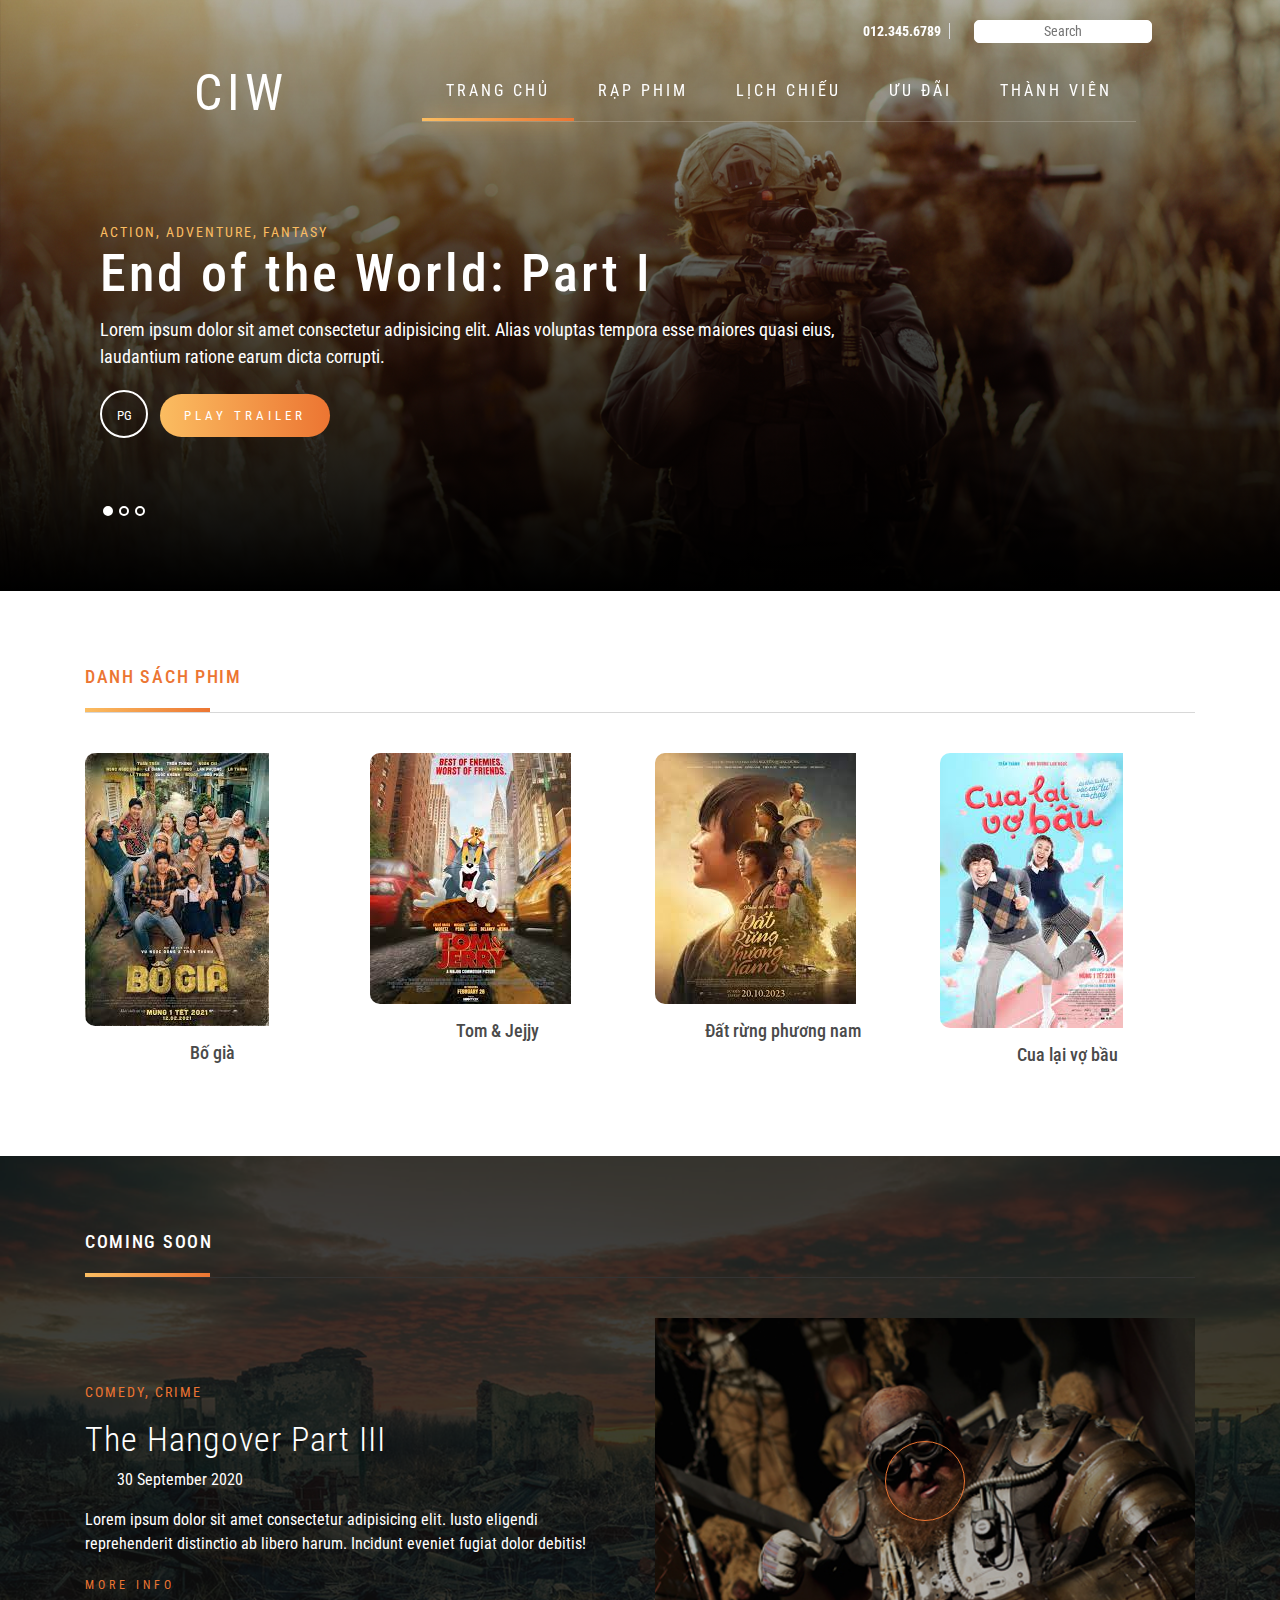
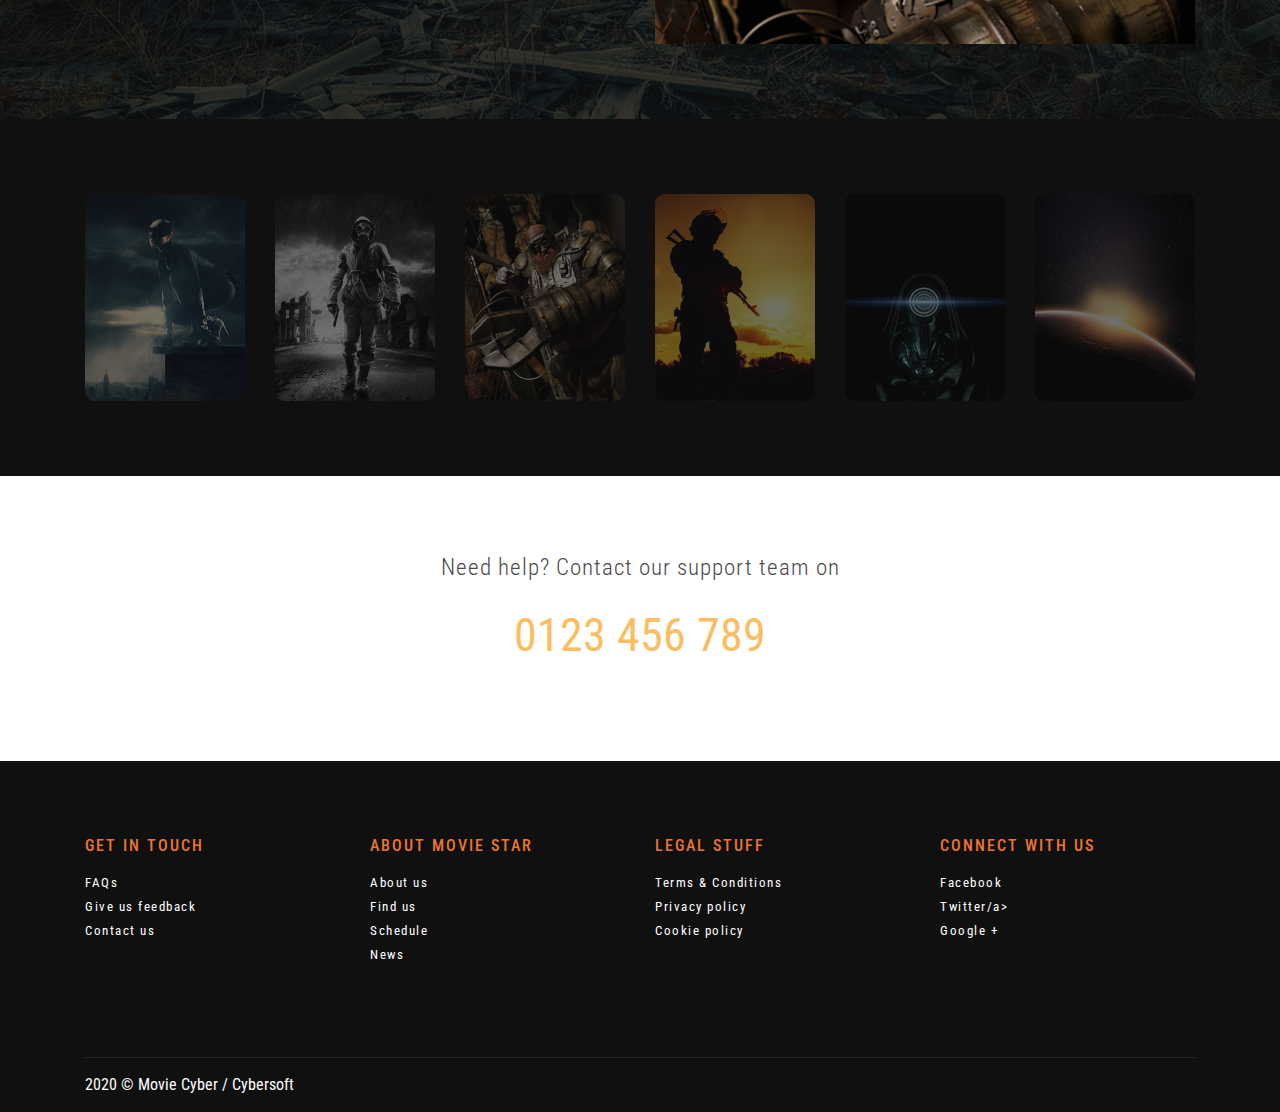
<file: Frontend/index.html>
<!DOCTYPE html>
<html lang="en">

<head>
    <meta charset="UTF-8">
    <meta name="viewport" content="width=device-width, initial-scale=1.0">
    <title>MovieCyber</title>

    <!-- ANIMATE CSS  -->
    <link rel="stylesheet" href="https://cdnjs.cloudflare.com/ajax/libs/animate.css/4.1.1/animate.min.css" />

    <!-- FONT AWESOME  -->
    <link rel="stylesheet" href="https://cdnjs.cloudflare.com/ajax/libs/font-awesome/6.4.0/css/all.min.css"
        integrity="sha512-iecdLmaskl7CVkqkXNQ/ZH/XLlvWZOJyj7Yy7tcenmpD1ypASozpmT/E0iPtmFIB46ZmdtAc9eNBvH0H/ZpiBw=="
        crossorigin="anonymous" referrerpolicy="no-referrer" />

    <!-- BOOTSTRAP 4  CSS -->
    <link rel="stylesheet" href="https://cdn.jsdelivr.net/npm/bootstrap@4.0.0/dist/css/bootstrap.min.css"
        integrity="sha384-Gn5384xqQ1aoWXA+058RXPxPg6fy4IWvTNh0E263XmFcJlSAwiGgFAW/dAiS6JXm" crossorigin="anonymous">

    <!-- FONT GOOGLE  -->
    <link rel="preconnect" href="https://fonts.googleapis.com">
    <link rel="preconnect" href="https://fonts.gstatic.com" crossorigin>
    <link
        href="https://fonts.googleapis.com/css2?family=Montserrat:ital,wght@0,400;0,700;1,300&family=Roboto+Condensed:wght@300;400;700&family=Roboto:wght@700&family=Work+Sans:wght@300;400;700&display=swap"
        rel="stylesheet">

    <!-- VENOBOX CSS  -->
    <link rel="stylesheet" href="./css/venobox.min.css">

    <!-- MAIN CSS  -->
    <link rel="stylesheet" href="./css/index.css">
</head>

<body>
    <!-- HEADER  -->
    <header class="container-md" style="width: 80%;">
        <p class="text-right text-white mb-0">
            <i class="fa-solid fa-phone"></i>
            <span class="mx-3 border-right pr-2">012.345.6789</span>
            <i class="fa fa-search"></i>
            <input type="text" placeholder="Search"
                style="border-radius: 5px; margin-left: 5px; border: 1px solid white; text-align: center;">

        </p>
        <nav class="navbar navbar-expand-md">
            <a class="navbar-brand" href="#"
                style="color: #fff; font-size: 50px; letter-spacing: 5px; margin-left: 50px;">
                CIW
            </a>
            <button class="navbar-toggler" type="button" data-toggle="collapse" data-target="#movieNavBar"
                aria-controls="navbarSupportedContent" aria-expanded="false" aria-label="Toggle navigation">
                <span class="navbar-toggler-icon">
                    <i class="fa fa-bars"></i>
                </span>
            </button>

            <div class="collapse navbar-collapse" id="movieNavBar">
                <ul class="navbar-nav ml-auto">
                    <li class="nav-item active line">
                        <a class="nav-link" href="#">TRANG CHỦ <span class="sr-only">(current)</span></a>
                    </li>
                    <li class="nav-item line">
                        <a class="nav-link" href="#">RẠP PHIM</a>
                    </li>
                    <li class="nav-item line">
                        <a class="nav-link" href="#">LỊCH CHIẾU</a>
                    </li>
                    <li class="nav-item line">
                        <a class="nav-link" href="#">ƯU ĐÃI</a>
                    </li>
                    <li class="nav-item line">
                        <a class="nav-link" href="#">THÀNH VIÊN</a>
                    </li>
                </ul>
            </div>
        </nav>
    </header>
    <header id="headerFixed">
        <nav class="navbar navbar-expand-lg container">
            <a class="navbar-brand" href="#"
                style="color: #fff; font-size: 50px; letter-spacing: 5px; margin-left: 150px;">
                CIW
            </a>
            <button class="navbar-toggler" type="button" data-toggle="collapse" data-target="#movieNavBar"
                aria-controls="navbarSupportedContent" aria-expanded="false" aria-label="Toggle navigation">
                <span class="navbar-toggler-icon">
                </span>
            </button>

            <div class="collapse navbar-collapse" id="movieNavBar">
                <ul class="navbar-nav ml-auto">
                    <li class="nav-item active line">
                        <a class="nav-link" href="./index.html">TRANG CHỦ <span class="sr-only">(current)</span></a>
                    </li>
                    <li class="nav-item line">
                        <a class="nav-link" href="./">RẠP PHIM</a>
                    </li>
                    <li class="nav-item line">
                        <a class="nav-link" href="./lichchieu.html">LỊCH CHIẾU</a>
                    </li>
                    <li class="nav-item line">
                        <a class="nav-link" href="./promotions.html">ƯU ĐÃI</a>
                    </li>
                    <li class="nav-item line">
                        <a class="nav-link" href="/Frontend/capnhatthongtin.html">THÀNH VIÊN</a>
                    </li>
                </ul>
            </div>
        </nav>
    </header>

    <!-- CAROUSEL  -->
    <section class="movieCarousel">
        <!-- data-ride="carousel" -->
        <div id="carouselMovie" class="carousel slide">
            <ol class="container carousel-indicators">
                <li data-target="#carouselMovie" data-slide-to="0" class="active"></li>
                <li data-target="#carouselMovie" data-slide-to="1"></li>
                <li data-target="#carouselMovie" data-slide-to="2"></li>
            </ol>
            <div class="carousel-inner">
                <div class="carousel-item active">
                    <img class="d-block w-100" src="./img/hero-1.jpg" alt="First slide">
                    <div class="movieCarousel__overlay">
                    </div>
                    <div class="container carousel-caption d-none d-md-block">
                        <div class="col-9">
                            <p class="animate__animated animate__fadeInDown">ACTION, ADVENTURE, FANTASY</p>
                            <h2 class="animate__animated animate__fadeInDown">End of the World: Part I</h2>
                            <p class="animate__animated animate__fadeInUp">Lorem ipsum dolor sit amet consectetur
                                adipisicing elit. Alias voluptas tempora esse
                                maiores quasi eius, laudantium ratione earum dicta corrupti.</p>
                            <div class="movieCarousel__trailer animate__animated animate__fadeInUp">
                                <span>PG</span>
                                <button>
                                    <span>
                                        <i class="fa fa-play"></i>
                                        PLAY TRAILER
                                    </span>
                                </button>
                            </div>
                        </div>
                    </div>
                </div>
                <div class="carousel-item">
                    <img class="d-block w-100" src="./img/hero-2.jpg" alt="Second slide">
                    <div class="movieCarousel__overlay">
                    </div>
                    <div class="container carousel-caption d-none d-md-block">
                        <div class="col-9">
                            <p class="animate__animated animate__fadeInDown">ACTION, ADVENTURE, FANTASY</p>
                            <h2 class="animate__animated animate__fadeInDown">End of the World: Part II</h2>
                            <p class="animate__animated animate__fadeInUp">Lorem ipsum dolor sit amet consectetur
                                adipisicing elit. Alias voluptas tempora esse
                                maiores
                                quasi eius, laudantium ratione earum dicta corrupti.</p>
                            <div class="movieCarousel__trailer animate__animated animate__fadeInUp">
                                <span>PG</span>
                                <button>
                                    <span>
                                        <i class="fa fa-play"></i>
                                        PLAY TRAILER
                                    </span>
                                </button>
                            </div>
                        </div>
                    </div>
                </div>
                <div class="carousel-item">
                    <img class="d-block w-100" src="./img/hero-3.jpg" alt="Third slide">
                    <div class="movieCarousel__overlay">
                    </div>
                    <div class="container carousel-caption d-none d-md-block">
                        <div class="col-9">
                            <p class="animate__animated animate__fadeInDown">ACTION, ADVENTURE, FANTASY</p>
                            <h2 class="animate__animated animate__fadeInDown">End of the World: Part III</h2>
                            <p class="animate__animated animate__fadeInUp">Lorem ipsum dolor sit amet consectetur
                                adipisicing elit. Alias voluptas tempora esse
                                maiores
                                quasi eius, laudantium ratione earum dicta corrupti.</p>
                            <div class="movieCarousel__trailer animate__animated animate__fadeInUp">
                                <span>PG</span>
                                <button>
                                    <span>
                                        <i class="fa fa-play"></i>
                                        PLAY TRAILER
                                    </span>
                                </button>
                            </div>
                        </div>
                    </div>
                </div>
            </div>
        </div>
    </section>

    <!-- Danh sách -->
    <section class="newIn section">
        <div class="container">
            <h2 class="title">Danh sách phim</h2>
            <div class="newIn__content">
                <div class="row">
                    <div class="col-3">
                        <div class="newIn__img">
                            <img class="img-fluid" src="./img/bogia.jpg" alt="">
                            <div class="newIn__overlay"></div>
                            <div class="newIn__play">
                                <div>
                                    <a href="/Frontend/movie-details.html?id=1"><i class="fa fa-play"></i></a>
                                    <a href="#">read more</a>
                                    <p class="date">Released: 7 Mar, 2017</p>
                                </div>
                            </div>
                        </div>
                        <div class="newIn__title">
                            <h3>Bố già</h3>
                            <div>
                                <i class="fa fa-star"></i>
                                <i class="fa fa-star"></i>
                                <i class="fa fa-star"></i>
                                <i class="fa fa-star"></i>
                                <i class="fa fa-star"></i>
                            </div>
                        </div>
                    </div>
                    <div class="col-3">
                        <div class="newIn__img">
                            <img class="img-fluid" src="./img/tom&jerry.jpg" alt="">
                            <div class="newIn__overlay"></div>
                            <div class="newIn__play">
                                <div>
                                    <a href="/Frontend/movie-details.html?id=2"><i class="fa fa-play"></i></a>
                                    <a href="#">read more</a>
                                    <p class="date">Released: 7 Mar, 2017</p>
                                </div>
                            </div>
                        </div>
                        <div class="newIn__title">
                            <h3>Tom & Jejjy</h3>
                            <div>
                                <i class="fa fa-star"></i>
                                <i class="fa fa-star"></i>
                                <i class="fa fa-star"></i>
                                <i class="fa fa-star"></i>
                                <i class="fa fa-star"></i>
                            </div>
                        </div>
                    </div>
                    <div class="col-3">
                        <div class="newIn__img">
                            <img class="img-fluid" src="./img/datrungphuongnam.jpg?id=3" alt="">
                            <div class="newIn__overlay"></div>
                            <div class="newIn__play">
                                <div>
                                    <a href="/Frontend/movie-details.html?id=3"><i class="fa fa-play"></i></a>
                                    <a href="#">read more</a>
                                    <p class="date">Released: 7 Mar, 2017</p>
                                </div>
                            </div>
                        </div>
                        <div class="newIn__title">
                            <h3>Đất rừng phương nam</h3>
                            <div>
                                <i class="fa fa-star"></i>
                                <i class="fa fa-star"></i>
                                <i class="fa fa-star"></i>
                                <i class="fa fa-star"></i>
                                <i class="fa fa-star"></i>
                            </div>
                        </div>
                    </div>
                    <div class="col-3">
                        <div class="newIn__img">
                            <img class="img-fluid" src="./img/cualaivobau.jpg?id=4" alt="">
                            <div class="newIn__overlay"></div>
                            <div class="newIn__play">
                                <div>
                                    <a href="/Frontend/movie-details.html"><i class="fa fa-play"></i></a>
                                    <a href="#">read more</a>
                                    <p class="date">Released: 7 Mar, 2017</p>
                                </div>
                            </div>
                        </div>
                        <div class="newIn__title">
                            <h3>Cua lại vợ bầu</h3>
                            <div>
                                <i class="fa fa-star"></i>
                                <i class="fa fa-star"></i>
                                <i class="fa fa-star"></i>
                                <i class="fa fa-star"></i>
                                <i class="fa fa-star"></i>
                            </div>
                        </div>
                    </div>
                </div>
            </div>
        </div>
    </section>

    <!-- SHOWTIME  -->

    <!-- COMINGSOON -->
    <section class="comingSoon section">
        <div class="container">
            <h2 class="title title-white">COMING SOON</h2>
            <div class="row align-items-center">
                <div class="col-6">
                    <p class="comingSoon__type">COMEDY, CRIME</p>
                    <h3>The Hangover Part III</h3>
                    <div class="comingSoon__rating">
                        <i class="fa fa-star"></i>
                        <i class="fa fa-star"></i>
                        <i class="fa fa-star"></i>
                        <i class="fa fa-star"></i>
                        <i class="fa fa-star"></i>
                        <span>
                            <i class="fa fa-calendar-alt mx-3"></i>
                            30 September 2020
                        </span>
                    </div>
                    <p>Lorem ipsum dolor sit amet consectetur adipisicing elit. Iusto eligendi reprehenderit distinctio
                        ab libero harum. Incidunt eveniet fugiat dolor debitis!</p>
                    <a href="#">MORE INFO <i class="fa fa-angle-right"></i></a>
                </div>
                <div class="col-6">
                    <a class="my-video-links venobox" data-vbtype="video" href="https://youtu.be/iN2bQ2j7bGY">
                        <div class="comingSoon__video">
                            <img class="img-fluid" src="./img/slide-3-video.png" alt="">
                            <i class="fa fa-play"></i>
                        </div>
                    </a>
                </div>
            </div>
        </div>
    </section>

    <!-- MOVIELIST  -->
    <section class="movieList section">
        <div class="container">
            <div class="row">
                <div class="col-2">
                    <div class="movieList__item">
                        <img class="img-fluid" src="./img/movie-9.jpg" alt="">
                        <div class="movieList__overlay"></div>
                    </div>
                </div>
                <div class="col-2">
                    <div class="movieList__item">
                        <img class="img-fluid" src="./img/movie-8.jpg" alt="">
                        <div class="movieList__overlay"></div>
                    </div>
                </div>
                <div class="col-2">
                    <div class="movieList__item">
                        <img class="img-fluid" src="./img/movie-11.jpg" alt="">
                        <div class="movieList__overlay"></div>
                    </div>
                </div>
                <div class="col-2">
                    <div class="movieList__item">
                        <img class="img-fluid" src="./img/movie-13.jpg" alt="">
                        <div class="movieList__overlay"></div>
                    </div>
                </div>
                <div class="col-2">
                    <div class="movieList__item">
                        <img class="img-fluid" src="./img/movie-12.jpg" alt="">
                        <div class="movieList__overlay"></div>
                    </div>
                </div>
                <div class="col-2">
                    <div class="movieList__item">
                        <img class="img-fluid" src="./img/movie-14.jpg" alt="">
                        <div class="movieList__overlay"></div>
                    </div>
                </div>
            </div>
        </div>
    </section>

    <!-- CONTACT  -->
    <section class="contact section">
        <div class="contact__content">
            <p>Need help? Contact our support team on</p>
            <p><a href="tel:0123456789">0123 456 789</a></p>
        </div>
    </section>

    <!-- FOOTER  -->
    <footer>
        <div class="container">
            <div class="row section">
                <div class="col-3">
                    <h3>GET IN TOUCH</h3>
                    <ul>
                        <li><a href="#">FAQs</a></li>
                        <li><a href="#">Give us feedback</a></li>
                        <li><a href="#">Contact us</a></li>
                    </ul>
                </div>
                <div class="col-3">
                    <h3>ABOUT MOVIE STAR</h3>
                    <ul>
                        <li><a href="#">About us</a></li>
                        <li><a href="#">Find us</a></li>
                        <li><a href="#">Schedule</a></li>
                        <li><a href="#">News</a></li>
                    </ul>
                </div>
                <div class="col-3">
                    <h3>LEGAL STUFF</h3>
                    <ul>
                        <li><a href="#">Terms & Conditions</a></li>
                        <li><a href="#">Privacy policy</a></li>
                        <li><a href="#">Cookie policy</a></li>
                    </ul>
                </div>
                <div class="col-3">
                    <h3>CONNECT WITH US</h3>
                    <ul>
                        <li><a href="#"><i class="fab fa-facebook-f"></i> Facebook</a></li>
                        <li><a href="#"><i class="fab fa-twitter"></i> Twitter/a></li>
                        <li><a href="#"><i class="fab fa-google-plus-g"></i> Google +</a></li>
                    </ul>
                </div>
            </div>
            <div class="footer__copyright">
                <p>2020 © Movie Cyber / Cybersoft</p>
            </div>
        </div>
    </footer>

    <!-- Thư viện hỗ trợ  -->
    <script src="https://code.jquery.com/jquery-3.2.1.min.js"></script>

    <!-- BOOTSTRAP 4 JS  -->
    <script src="https://cdn.jsdelivr.net/npm/popper.js@1.12.9/dist/umd/popper.min.js"
        integrity="sha384-ApNbgh9B+Y1QKtv3Rn7W3mgPxhU9K/ScQsAP7hUibX39j7fakFPskvXusvfa0b4Q"
        crossorigin="anonymous"></script>
    <script src="https://cdn.jsdelivr.net/npm/bootstrap@4.0.0/dist/js/bootstrap.min.js"
        integrity="sha384-JZR6Spejh4U02d8jOt6vLEHfe/JQGiRRSQQxSfFWpi1MquVdAyjUar5+76PVCmYl"
        crossorigin="anonymous"></script>

    <!-- VENOBOX JS-->
    <script src="./js/venobox.min.js"></script>
    <script>
        $(document).ready(function () {
            $('.venobox').venobox();
        });
    </script>

    <!-- MAIN JS  -->
    <script>

        window.onscroll = function () {
            // Code tạo hiệu ứng xuất hiện thanh màu đen khi scroll
            if (document.body.scrollTop > 200 || document.documentElement.scrollTop > 200) {
                // 
                document.getElementById("headerFixed").style.transform = "translate(-50%,0)";
            }
            else {
                document.getElementById("headerFixed").style.transform = "translate(-50%,-100%)";
            }
        }
    </script>
</body>

</html>
</file>
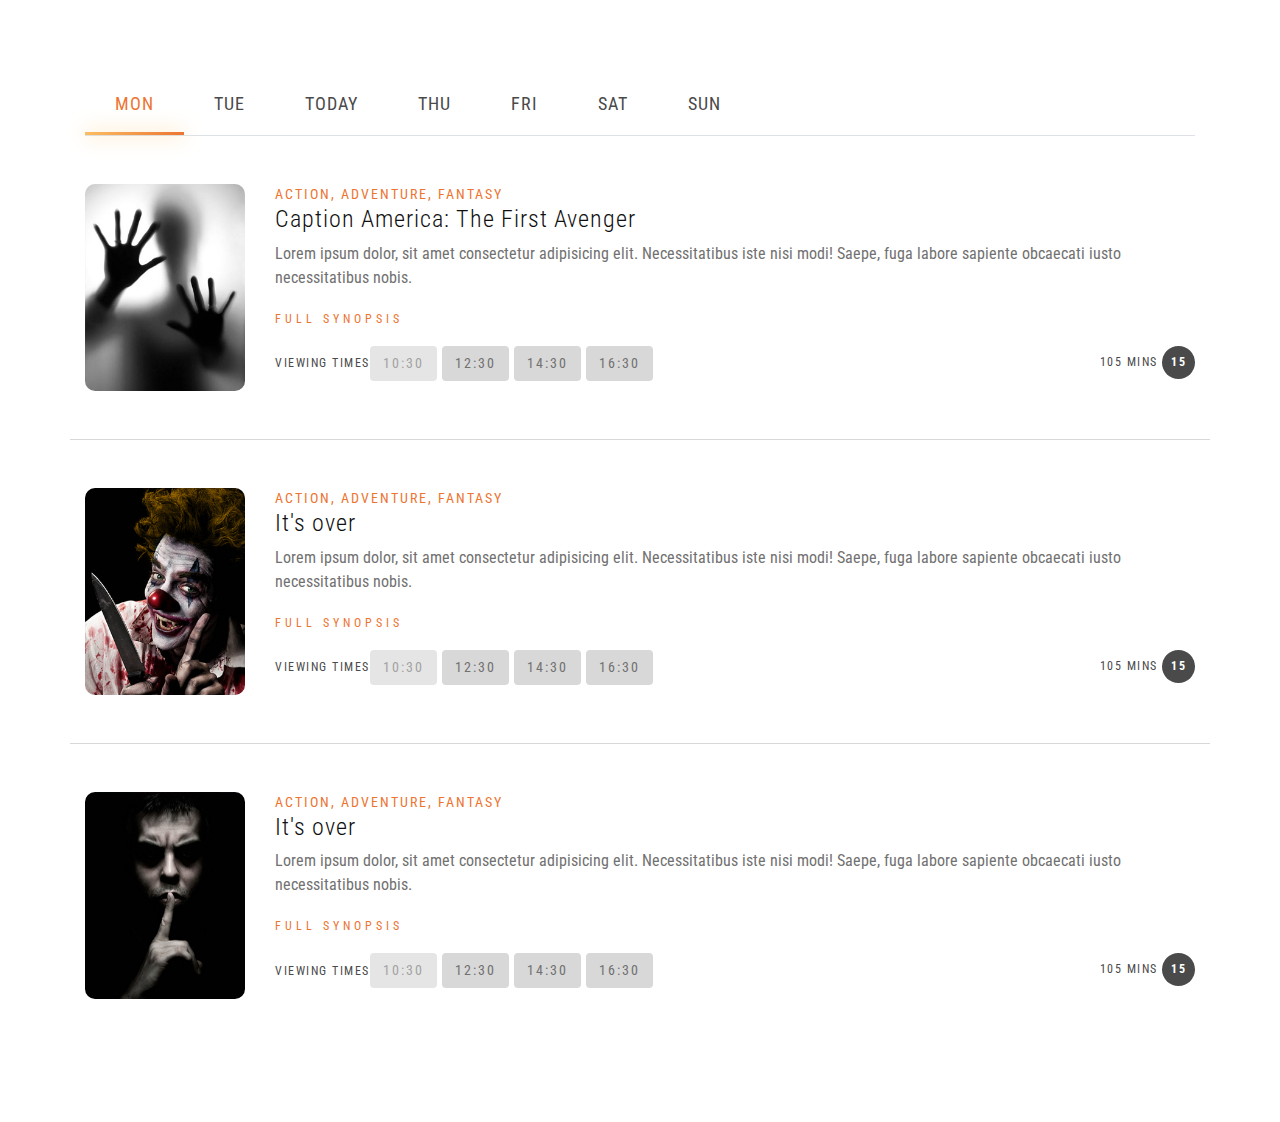
<file: Frontend/lichchieu.html>
<!DOCTYPE html>
<html lang="en">

<head>
    <meta charset="UTF-8">
    <meta name="viewport" content="width=device-width, initial-scale=1.0">
    <title>Lich chieu</title>

    <!-- ANIMATE CSS  -->
    <link rel="stylesheet" href="https://cdnjs.cloudflare.com/ajax/libs/animate.css/4.1.1/animate.min.css" />

    <!-- FONT AWESOME  -->
    <link rel="stylesheet" href="https://cdnjs.cloudflare.com/ajax/libs/font-awesome/6.4.0/css/all.min.css"
        integrity="sha512-iecdLmaskl7CVkqkXNQ/ZH/XLlvWZOJyj7Yy7tcenmpD1ypASozpmT/E0iPtmFIB46ZmdtAc9eNBvH0H/ZpiBw=="
        crossorigin="anonymous" referrerpolicy="no-referrer" />

    <!-- BOOTSTRAP 4  CSS -->
    <link rel="stylesheet" href="https://cdn.jsdelivr.net/npm/bootstrap@4.0.0/dist/css/bootstrap.min.css"
        integrity="sha384-Gn5384xqQ1aoWXA+058RXPxPg6fy4IWvTNh0E263XmFcJlSAwiGgFAW/dAiS6JXm" crossorigin="anonymous">

    <!-- FONT GOOGLE  -->
    <link rel="preconnect" href="https://fonts.googleapis.com">
    <link rel="preconnect" href="https://fonts.gstatic.com" crossorigin>
    <link
        href="https://fonts.googleapis.com/css2?family=Montserrat:ital,wght@0,400;0,700;1,300&family=Roboto+Condensed:wght@300;400;700&family=Roboto:wght@700&family=Work+Sans:wght@300;400;700&display=swap"
        rel="stylesheet">

    <!-- VENOBOX CSS  -->
    <link rel="stylesheet" href="./css/venobox.min.css">

    <!-- MAIN CSS -->
    <link rel="stylesheet" href="./css/lichchieu.css">
</head>

<body>
    <!-- SHOWTIME  -->
    <section class="showTimes section">
        <div class="container">
            <ul class="nav nav-tabs" id="myTab" role="tablist">
                <li class="nav-item">
                    <a class="nav-link active line" id="mon-tab" data-toggle="tab" href="#mon" role="tab"
                        aria-controls="home" aria-selected="true">
                        <span>MON</span>
                    </a>
                </li>
                <li class="nav-item">
                    <a class="nav-link line" id="tue-tab" data-toggle="tab" href="#tue" role="tab"
                        aria-controls="profile" aria-selected="false">
                        <span>TUE</span>
                    </a>
                </li>
                <li class="nav-item">
                    <a class="nav-link line" id="today-tab" data-toggle="tab" href="#today" role="tab"
                        aria-controls="contact" aria-selected="false">
                        <span>TODAY</span>
                    </a>
                </li>
                <li class="nav-item">
                    <a class="nav-link line" id="thu-tab" data-toggle="tab" href="#thu" role="tab"
                        aria-controls="contact" aria-selected="false">
                        <span>THU</span>
                    </a>
                </li>
                <li class="nav-item">
                    <a class="nav-link line" id="fri-tab" data-toggle="tab" href="#fri" role="tab"
                        aria-controls="contact" aria-selected="false">
                        <span>FRI</span>
                    </a>
                </li>
                <li class="nav-item">
                    <a class="nav-link line" id="sat-tab" data-toggle="tab" href="#sat" role="tab"
                        aria-controls="contact" aria-selected="false">
                        <span>SAT</span>
                    </a>
                </li>
                <li class="nav-item">
                    <a class="nav-link line" id="sun-tab" data-toggle="tab" href="#sun" role="tab"
                        aria-controls="contact" aria-selected="false">
                        <span>SUN</span>
                    </a>
                </li>
            </ul>
            <div class="tab-content" id="myTabContent">
                <div class="tab-pane fade show active" id="mon" role="tabpanel" aria-labelledby="home-tab">
                    <div class="row py-5 showTimes__row">
                        <div class="col-2">
                            <img class="img-fluid" src="./img/movie-5.jpg" alt="">
                        </div>
                        <div class="col-10">
                            <p>ACTION, ADVENTURE, FANTASY</p>
                            <h3>Caption America: The First Avenger</h3>
                            <p>Lorem ipsum dolor, sit amet consectetur adipisicing elit. Necessitatibus iste nisi modi!
                                Saepe, fuga labore sapiente obcaecati iusto necessitatibus nobis.</p>
                            <p>
                                <a href="#">FULL SYNOPSIS <i class="fa fa-angle-right"></i></a>
                            </p>
                            <div class="row showTimes__runingTimes">
                                <div class="col-9 d-flex align-items-center">
                                    <span><i class="fa fa-clock"></i> VIEWING TIMES</span>
                                    <button class="btn" disabled>10:30</button>
                                    <button class="btn">12:30</button>
                                    <button class="btn">14:30</button>
                                    <button class="btn">16:30</button>
                                </div>
                                <div class="col-3 text-right showTimes__mins">
                                    <span>105 MINS</span>
                                    <span>15</span>
                                </div>
                            </div>
                        </div>
                    </div>
                    <div class="row py-5 showTimes__row">
                        <div class="col-2">
                            <img class="img-fluid" src="./img/movie-6.jpg" alt="">
                        </div>
                        <div class="col-10">
                            <p>ACTION, ADVENTURE, FANTASY</p>
                            <h3>It's over</h3>
                            <p>Lorem ipsum dolor, sit amet consectetur adipisicing elit. Necessitatibus iste nisi modi!
                                Saepe, fuga labore sapiente obcaecati iusto necessitatibus nobis.</p>
                            <p>
                                <a href="#">FULL SYNOPSIS <i class="fa fa-angle-right"></i></a>
                            </p>
                            <div class="row showTimes__runingTimes">
                                <div class="col-9 d-flex align-items-center">
                                    <span><i class="fa fa-clock"></i> VIEWING TIMES</span>
                                    <button class="btn" disabled>10:30</button>
                                    <button class="btn">12:30</button>
                                    <button class="btn">14:30</button>
                                    <button class="btn">16:30</button>
                                </div>
                                <div class="col-3 text-right showTimes__mins">
                                    <span>105 MINS</span>
                                    <span>15</span>
                                </div>
                            </div>
                        </div>
                    </div>
                    <div class="row py-5 showTimes__row">
                        <div class="col-2">
                            <img class="img-fluid" src="./img/movie-7.jpg" alt="">
                        </div>
                        <div class="col-10">
                            <p>ACTION, ADVENTURE, FANTASY</p>
                            <h3>It's over</h3>
                            <p>Lorem ipsum dolor, sit amet consectetur adipisicing elit. Necessitatibus iste nisi modi!
                                Saepe, fuga labore sapiente obcaecati iusto necessitatibus nobis.</p>
                            <p>
                                <a href="#">FULL SYNOPSIS <i class="fa fa-angle-right"></i></a>
                            </p>
                            <div class="row showTimes__runingTimes">
                                <div class="col-9 d-flex align-items-center">
                                    <span><i class="fa fa-clock"></i> VIEWING TIMES</span>
                                    <button class="btn" disabled>10:30</button>
                                    <button class="btn">12:30</button>
                                    <button class="btn">14:30</button>
                                    <button class="btn">16:30</button>
                                </div>
                                <div class="col-3 text-right showTimes__mins">
                                    <span>105 MINS</span>
                                    <span>15</span>
                                </div>
                            </div>
                        </div>
                    </div>
                </div>
                <div class="tab-pane fade" id="tue" role="tabpanel" aria-labelledby="profile-tab">
                    <div class="row py-5 showTimes__row">
                        <div class="col-2">
                            <img class="img-fluid" src="./img/movie-7.jpg" alt="">
                        </div>
                        <div class="col-10">
                            <p>ACTION, ADVENTURE, FANTASY</p>
                            <h3>It's over</h3>
                            <p>Lorem ipsum dolor, sit amet consectetur adipisicing elit. Necessitatibus iste nisi modi!
                                Saepe, fuga labore sapiente obcaecati iusto necessitatibus nobis.</p>
                            <p>
                                <a href="#">FULL SYNOPSIS <i class="fa fa-angle-right"></i></a>
                            </p>
                            <div class="row showTimes__runingTimes">
                                <div class="col-9 d-flex align-items-center">
                                    <span><i class="fa fa-clock"></i> VIEWING TIMES</span>
                                    <button class="btn" disabled>10:30</button>
                                    <button class="btn">12:30</button>
                                    <button class="btn">14:30</button>
                                    <button class="btn">16:30</button>
                                </div>
                                <div class="col-3 text-right showTimes__mins">
                                    <span>105 MINS</span>
                                    <span>15</span>
                                </div>
                            </div>
                        </div>
                    </div>
                </div>
                <div class="tab-pane fade" id="today" role="tabpanel" aria-labelledby="contact-tab">
                    <div class="row py-5 showTimes__row">
                        <div class="col-2">
                            <img class="img-fluid" src="./img/movie-7.jpg" alt="">
                        </div>
                        <div class="col-10">
                            <p>ACTION, ADVENTURE, FANTASY</p>
                            <h3>It's over</h3>
                            <p>Lorem ipsum dolor, sit amet consectetur adipisicing elit. Necessitatibus iste nisi modi!
                                Saepe, fuga labore sapiente obcaecati iusto necessitatibus nobis.</p>
                            <p>
                                <a href="#">FULL SYNOPSIS <i class="fa fa-angle-right"></i></a>
                            </p>
                            <div class="row showTimes__runingTimes">
                                <div class="col-9 d-flex align-items-center">
                                    <span><i class="fa fa-clock"></i> VIEWING TIMES</span>
                                    <button class="btn" disabled>10:30</button>
                                    <button class="btn">12:30</button>
                                    <button class="btn">14:30</button>
                                    <button class="btn">16:30</button>
                                </div>
                                <div class="col-3 text-right showTimes__mins">
                                    <span>105 MINS</span>
                                    <span>15</span>
                                </div>
                            </div>
                        </div>
                    </div>
                </div>
                <div class="tab-pane fade" id="thu" role="tabpanel" aria-labelledby="contact-tab">
                    <div class="row py-5 showTimes__row">
                        <div class="col-2">
                            <img class="img-fluid" src="./img/movie-7.jpg" alt="">
                        </div>
                        <div class="col-10">
                            <p>ACTION, ADVENTURE, FANTASY</p>
                            <h3>It's over</h3>
                            <p>Lorem ipsum dolor, sit amet consectetur adipisicing elit. Necessitatibus iste nisi modi!
                                Saepe, fuga labore sapiente obcaecati iusto necessitatibus nobis.</p>
                            <p>
                                <a href="#">FULL SYNOPSIS <i class="fa fa-angle-right"></i></a>
                            </p>
                            <div class="row showTimes__runingTimes">
                                <div class="col-9 d-flex align-items-center">
                                    <span><i class="fa fa-clock"></i> VIEWING TIMES</span>
                                    <button class="btn" disabled>10:30</button>
                                    <button class="btn">12:30</button>
                                    <button class="btn">14:30</button>
                                    <button class="btn">16:30</button>
                                </div>
                                <div class="col-3 text-right showTimes__mins">
                                    <span>105 MINS</span>
                                    <span>15</span>
                                </div>
                            </div>
                        </div>
                    </div>
                </div>
                <div class="tab-pane fade" id="fri" role="tabpanel" aria-labelledby="contact-tab">
                    <div class="row py-5 showTimes__row">
                        <div class="col-2">
                            <img class="img-fluid" src="./img/movie-7.jpg" alt="">
                        </div>
                        <div class="col-10">
                            <p>ACTION, ADVENTURE, FANTASY</p>
                            <h3>It's over</h3>
                            <p>Lorem ipsum dolor, sit amet consectetur adipisicing elit. Necessitatibus iste nisi modi!
                                Saepe, fuga labore sapiente obcaecati iusto necessitatibus nobis.</p>
                            <p>
                                <a href="#">FULL SYNOPSIS <i class="fa fa-angle-right"></i></a>
                            </p>
                            <div class="row showTimes__runingTimes">
                                <div class="col-9 d-flex align-items-center">
                                    <span><i class="fa fa-clock"></i> VIEWING TIMES</span>
                                    <button class="btn" disabled>10:30</button>
                                    <button class="btn">12:30</button>
                                    <button class="btn">14:30</button>
                                    <button class="btn">16:30</button>
                                </div>
                                <div class="col-3 text-right showTimes__mins">
                                    <span>105 MINS</span>
                                    <span>15</span>
                                </div>
                            </div>
                        </div>
                    </div>
                </div>
                <div class="tab-pane fade" id="sat" role="tabpanel" aria-labelledby="contact-tab">
                    <div class="row py-5 showTimes__row">
                        <div class="col-2">
                            <img class="img-fluid" src="./img/movie-7.jpg" alt="">
                        </div>
                        <div class="col-10">
                            <p>ACTION, ADVENTURE, FANTASY</p>
                            <h3>It's over</h3>
                            <p>Lorem ipsum dolor, sit amet consectetur adipisicing elit. Necessitatibus iste nisi modi!
                                Saepe, fuga labore sapiente obcaecati iusto necessitatibus nobis.</p>
                            <p>
                                <a href="#">FULL SYNOPSIS <i class="fa fa-angle-right"></i></a>
                            </p>
                            <div class="row showTimes__runingTimes">
                                <div class="col-9 d-flex align-items-center">
                                    <span><i class="fa fa-clock"></i> VIEWING TIMES</span>
                                    <button class="btn" disabled>10:30</button>
                                    <button class="btn">12:30</button>
                                    <button class="btn">14:30</button>
                                    <button class="btn">16:30</button>
                                </div>
                                <div class="col-3 text-right showTimes__mins">
                                    <span>105 MINS</span>
                                    <span>15</span>
                                </div>
                            </div>
                        </div>
                    </div>
                </div>
                <div class="tab-pane fade" id="sun" role="tabpanel" aria-labelledby="contact-tab">
                    <div class="row py-5 showTimes__row">
                        <div class="col-2">
                            <img class="img-fluid" src="./img/movie-7.jpg" alt="">
                        </div>
                        <div class="col-10">
                            <p>ACTION, ADVENTURE, FANTASY</p>
                            <h3>It's over</h3>
                            <p>Lorem ipsum dolor, sit amet consectetur adipisicing elit. Necessitatibus iste nisi modi!
                                Saepe, fuga labore sapiente obcaecati iusto necessitatibus nobis.</p>
                            <p>
                                <a href="#">FULL SYNOPSIS <i class="fa fa-angle-right"></i></a>
                            </p>
                            <div class="row showTimes__runingTimes">
                                <div class="col-9 d-flex align-items-center">
                                    <span><i class="fa fa-clock"></i> VIEWING TIMES</span>
                                    <button class="btn" disabled>10:30</button>
                                    <button class="btn">12:30</button>
                                    <button class="btn">14:30</button>
                                    <button class="btn">16:30</button>
                                </div>
                                <div class="col-3 text-right showTimes__mins">
                                    <span>105 MINS</span>
                                    <span>15</span>
                                </div>
                            </div>
                        </div>
                    </div>
                </div>
            </div>
        </div>
    </section>
</body>

<!-- Thư viện hỗ trợ  -->
<script src="https://code.jquery.com/jquery-3.2.1.min.js"></script>

<!-- BOOTSTRAP 4 JS  -->
<script src="https://cdn.jsdelivr.net/npm/popper.js@1.12.9/dist/umd/popper.min.js"
    integrity="sha384-ApNbgh9B+Y1QKtv3Rn7W3mgPxhU9K/ScQsAP7hUibX39j7fakFPskvXusvfa0b4Q"
    crossorigin="anonymous"></script>
<script src="https://cdn.jsdelivr.net/npm/bootstrap@4.0.0/dist/js/bootstrap.min.js"
    integrity="sha384-JZR6Spejh4U02d8jOt6vLEHfe/JQGiRRSQQxSfFWpi1MquVdAyjUar5+76PVCmYl"
    crossorigin="anonymous"></script>

<!-- VENOBOX JS-->
<script src="./js/venobox.min.js"></script>
<script>
    $(document).ready(function () {
        $('.venobox').venobox();
    });
</script>

</html>
</file>
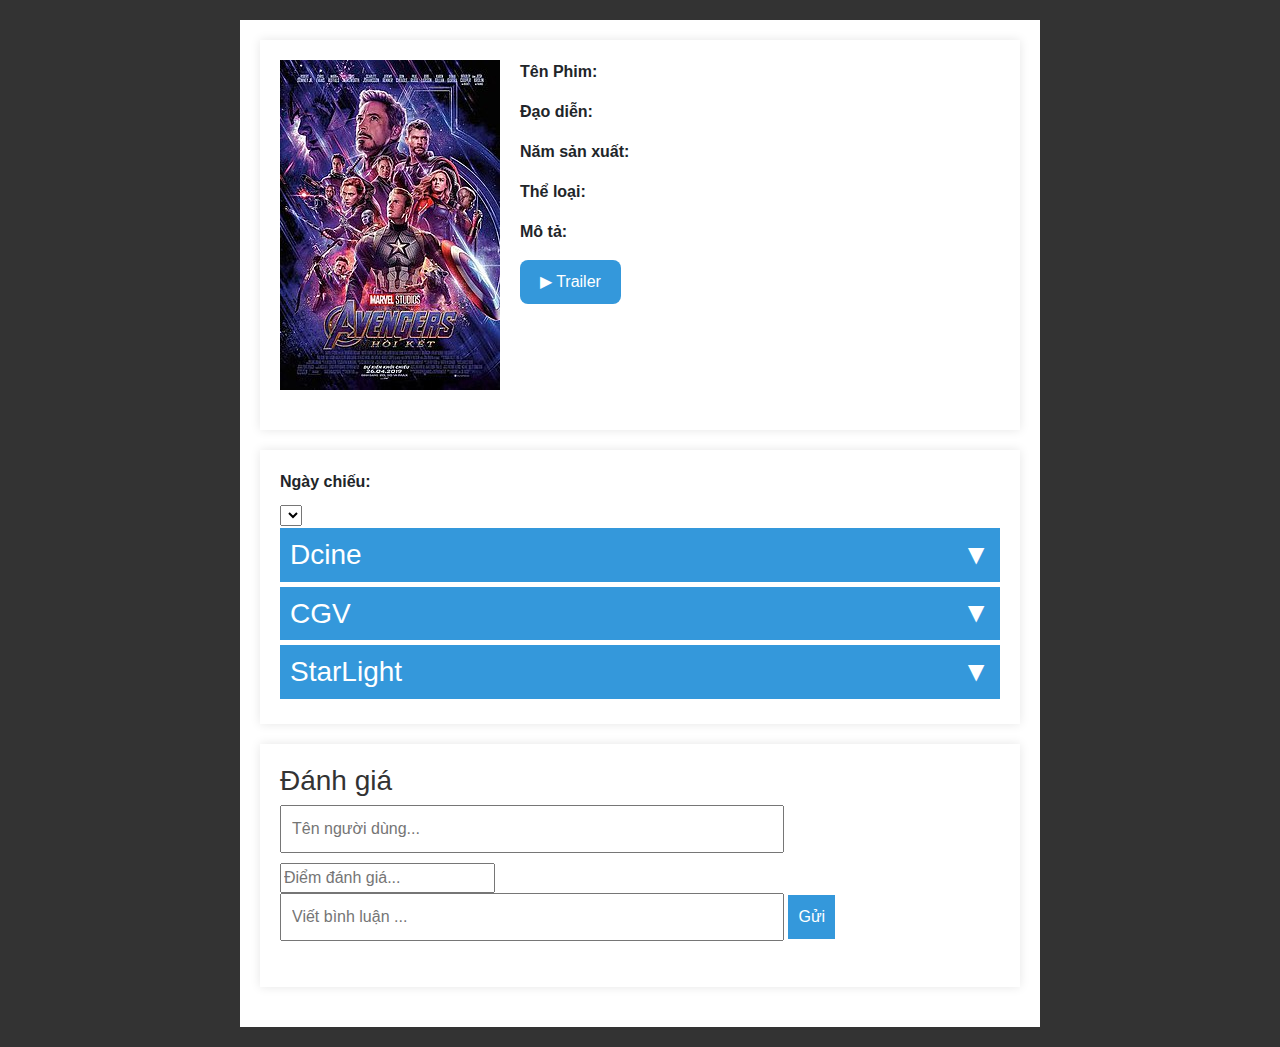
<file: Frontend/movie-details.html>
<!DOCTYPE html>
<html lang="en">

<head>
    <meta charset="UTF-8">
    <meta name="viewport" content="width=device-width, initial-scale=1.0">
    <title>Thông tin phim</title>

    <!-- ANIMATE CSS  -->
    <link rel="stylesheet" href="https://cdnjs.cloudflare.com/ajax/libs/animate.css/4.1.1/animate.min.css" />

    <!-- FONT AWESOME  -->
    <link rel="stylesheet" href="https://cdnjs.cloudflare.com/ajax/libs/font-awesome/6.4.0/css/all.min.css"
        integrity="sha512-iecdLmaskl7CVkqkXNQ/ZH/XLlvWZOJyj7Yy7tcenmpD1ypASozpmT/E0iPtmFIB46ZmdtAc9eNBvH0H/ZpiBw=="
        crossorigin="anonymous" referrerpolicy="no-referrer" />

    <!-- BOOTSTRAP 4  CSS -->
    <link rel="stylesheet" href="https://cdn.jsdelivr.net/npm/bootstrap@4.0.0/dist/css/bootstrap.min.css"
        integrity="sha384-Gn5384xqQ1aoWXA+058RXPxPg6fy4IWvTNh0E263XmFcJlSAwiGgFAW/dAiS6JXm" crossorigin="anonymous">

    <!-- FONT GOOGLE  -->
    <link rel="preconnect" href="https://fonts.googleapis.com">
    <link rel="preconnect" href="https://fonts.gstatic.com" crossorigin>
    <link
        href="https://fonts.googleapis.com/css2?family=Montserrat:ital,wght@0,400;0,700;1,300&family=Roboto+Condensed:wght@300;400;700&family=Roboto:wght@700&family=Work+Sans:wght@300;400;700&display=swap"
        rel="stylesheet">

    <!-- VENOBOX CSS  -->
    <link rel="stylesheet" href="./css/venobox.min.css">

    <!-- MAIN CSS -->
    <link rel="stylesheet" href="./css/movie-details.css">
    <link rel="stylesheet" href="https://cdnjs.cloudflare.com/ajax/libs/font-awesome/6.0.0/css/all.min.css"
        integrity="sha512-fm/DO7bC4SOvx5zF90RVAOX4Rgg+gZvO0Ti9v5F8s+FQ6lAyj0Q3ziVT7vaFm6dbbVfU/4JbYPQsNMEq8VEocw=="
        crossorigin="anonymous" referrerpolicy="no-referrer" />

    <!-- jQuery -->
    <script src="https://code.jquery.com/jquery-3.6.4.min.js"
        integrity="sha256-oP6HI9z1XaZNBrJURtCoUT5SUnxFr8s3BzRl+cbzUq8="
        crossorigin="anonymous"></script>
</head>

<body>
    <div class="movie-container">
        <!-- Thông tin bộ phim  -->
        <div class="movie-info">
            <img src="./img/Avengers_Endgame_bia_teaser.jpg" alt="image_path">
            <div class="movie-card">
                <div class="movie-description">
                    <p><strong>Tên Phim:</strong> <span id="title"></span></p>
                    <p><strong>Đạo diễn:</strong> <span id="director"></span></p>
                    <p><strong>Năm sản xuất:</strong> <span id="release-year"></span></p>
                    <p><strong>Thể loại:</strong> <span id="genre"></span></p>
                    <p><strong>Mô tả:</strong> <span id="description"></span></p>
                    <button id="trailerButton" class="play-button">&#9654 Trailer</button>
                </div>
            </div>
        </div>
        <!-- Lịch chiếu bộ phim-->
        <div class="movie-schedule">
            <label for="">Ngày chiếu: </label>
            <select style="width: auto; font-size: 16px" name="Date" id="date"></select>

            <div class="showtime" id="1">
                <h3 onclick="toggleDropdown(this, '1')">Dcine</h3>
                <div class="dropdown"></div>
            </div>
            <div class="showtime" id="2">
                <h3 onclick="toggleDropdown(this, '2')">CGV</h3>
                <div class="dropdown"></div>
            </div>
            <div class="showtime" id="3">
                <h3 onclick="toggleDropdown(this, '3')">StarLight</h3>
                <div class="dropdown"></div>
            </div>
            
            
           
            
        </div>


        <!-- Đánh giá bộ phim -->
        <div class="movie-comment">
            <h3>Đánh giá</h3>
            <input id="usernameInput" type="text" placeholder="Tên người dùng...">
            <input id="ratingInput" type="number" placeholder="Điểm đánh giá...">
            <input id="reviewInput" type="text" placeholder="Viết bình luận ...">
            <button onclick="submitReview()">Gửi</button>
            <div class="show-comment">
                <ul id="commentList">
                    <!-- Các đánh giá sẽ được thêm vào đây -->
                </ul>
            </div>
        </div>
    </div>

    <script defer>
        function toggleDropdown(element, cinemaId) {
    // Assuming you have a class to hide/show the dropdown content
    var dropdownContent = $(element).next('.dropdown');
    dropdownContent.toggleClass('show'); // You might want to use your own CSS class for showing/hiding

    // Close other dropdowns when one is opened (optional)
    $('.dropdown').not(dropdownContent).removeClass('show');

    // Check if cinemaId is not undefined or null before adding it to the URL
    if (cinemaId !== undefined && cinemaId !== null) {
        // Redirect to the ticket booking page with the selected cinema ID
        window.location.href = `/Frontend/datve.html?cinemaId=${cinemaId}`;
    }
}



    function selectTime(element) {
    var selectedTime = $(element).text();
    alert('Selected Time: ' + selectedTime);

    const cinemaId = parseInt(element.id); // Parse the ID to an integer

    // Redirect to the ticket booking page with the selected cinema ID
    window.location.href = `/Frontend/datve.html?cinemaId=${cinemaId}`;
}

            document.addEventListener("DOMContentLoaded", function(){

        // Lấy movieId từ đường dẫn trang
        const urlParams = new URLSearchParams(window.location.search);
        const movieId = urlParams.get('id');

        

        // Function to fetch movie details from the API using jQuery
        // Function to fetch movie details from the API using jQuery
        function fetchMovieDetails(movieId) {
            $.ajax({
                url: `http://localhost:8080/api/movie-details/${movieId}`,
                method: 'GET',
                dataType: 'json',
                success: function (data) {
                    updateMovieCard(data, 'details');
                },
                error: function (error) {
                    console.error('Error fetching movie details:', error);
                }
            });
        }

function fetchMovie(movieId) {
    $.ajax({
        url: `http://localhost:8080/api/movies/${movieId}`,
        method: 'GET',
        dataType: 'json',
        success: function (data) {
            updateMovieCard(data, 'movie');
        },
        error: function (error) {
            console.error('Error fetching movie details:', error);
        }
    });
}

// Function to update the movie card with details
function updateMovieCard(details, type) {
    console.log('Details from API:', details);

    if (type === 'movie') {
        $('#title').text(details.title || 'N/A');
        $('#genre').text(details.genre || 'N/A');
    } else if (type === 'details') {
        $('#director').text(details.director || 'N/A');
        $('#description').text(details.description || 'N/A');
    }

    if (details.releaseYear) {
        $('#release-year').text(details.releaseYear);
    } else {
        $('#release-year').text('N/A');
    }

    // Add click event listener to the play button (you can customize this part)
    $('#trailerButton').on('click', function () {
        alert('Play Trailer: ' + details.trailerUrl);
        // You may replace this with the actual logic to play the trailer
    });
}

fetchMovieDetails(movieId);
fetchMovie(movieId);
       
})
function fetchShowtimes() {
    // Assuming your API endpoint returns an array of showtimes
    $.ajax({
        url: 'http://localhost:8080/api/cinemas/${movieId}/showtimes',
        method: 'GET',
        dataType: 'json',
        success: function (data) {
            // Call a function to update the select element with the extracted dates
            updateDateSelect(data);
        },
        error: function (error) {
            console.error('Error fetching showtimes:', error);
        }
    });
}

// Function to extract and update the select element with date options
function updateDateSelect(showtimes) {
    var selectElement = $('#date');

    // Clear existing options
    selectElement.empty();

    // Extract unique dates from the showtimes
    var uniqueDates = [...new Set(showtimes.map(showtime => new Date(showtime.startTime).toLocaleDateString()))];

    // Add new options based on the extracted dates
    uniqueDates.forEach(function (date) {
        selectElement.append($('<option>', {
            value: date,
            text: date
        }));
    });
}

// Call the fetchShowtimes function when the page loads or whenever needed
$(document).ready(function () {
    fetchShowtimes();
});

function getCinemaShowtimes(cinemaId, containerId) {
    // Assuming your API endpoint returns an array of showtimes for the given cinema ID
    $.ajax({
        url: `http://localhost:8080/api/cinemas/${cinemaId}/showtimes`,
        method: 'GET',
        dataType: 'json',
        success: function (data) {
            // Call a function to update showtimes for the specific cinema
            updateDropdown(containerId, data);
        },
        error: function (error) {
            console.error(`Error fetching showtimes for cinema ${cinemaId}:`, error);
        }
    });
}

// Call the getCinemaShowtimes function for each cinema when the page loads or whenever needed
$(document).ready(function () {
    getCinemaShowtimes(1, 1);
    getCinemaShowtimes(2, 2);
    getCinemaShowtimes(3, 3);
});

function updateDropdown(containerId, showtimes) {
    var container = $('#' + containerId + ' .dropdown');
    // Clear existing showtimes
    container.empty();
    // Add new showtimes
    showtimes.forEach(function (showtime) {
        // Extract only the hour and minute part from the startTime
        var time = new Date(showtime.startTime).toLocaleTimeString([], { hour: '2-digit', minute: '2-digit' });

        container.append($('<div>', {
            text: time,
            onclick: 'selectTime(this)'
        }));
    });
}
async function submitReview() {
        const username = document.getElementById("usernameInput").value;
        const rating = document.getElementById("ratingInput").value;
        const reviewText = document.getElementById("reviewInput").value;

        const reviewData = {
            user_id: 1, // ID của người dùng
            rating: parseInt(rating), // Điểm đánh giá
            review: reviewText
        };

        const response = await fetch('http://localhost:8080/api/movies/${movieId}/reviews', {
            method: 'POST',
            headers: {
                'Content-Type': 'application/x-www-form-urlencoded',
            },
            body: new URLSearchParams(reviewData),
        });

        if (response.ok) {
            // Nếu đánh giá được gửi thành công, cập nhật giao diện người dùng
            await loadComments();

            // Xóa nội dung của ô nhập liệu
            document.getElementById("usernameInput").value = '';
            document.getElementById("ratingInput").value = '';
            document.getElementById("reviewInput").value = '';
        } else {
            alert("Đã có lỗi xảy ra khi gửi đánh giá.");
        }
    }

    async function loadComments() {
        const response = await fetch('http://localhost:8080/api/movies/${movieId}/reviews');
        const data = await response.json();

        const commentList = document.getElementById("commentList");
        commentList.innerHTML = ''; // Xóa tất cả các phần tử trong danh sách

        data.forEach(comment => {
            const newComment = document.createElement("li");
            newComment.innerHTML = `<span>Người dùng: </span>${comment.user.username}, Điểm: ${comment.rating}, Bình luận: ${comment.review}`;
            commentList.appendChild(newComment);
        });
    }

    // Load danh sách bình luận khi trang được tải
    loadComments();

// The rest of your code remains unchanged


    </script>
</body>

</html>
</file>
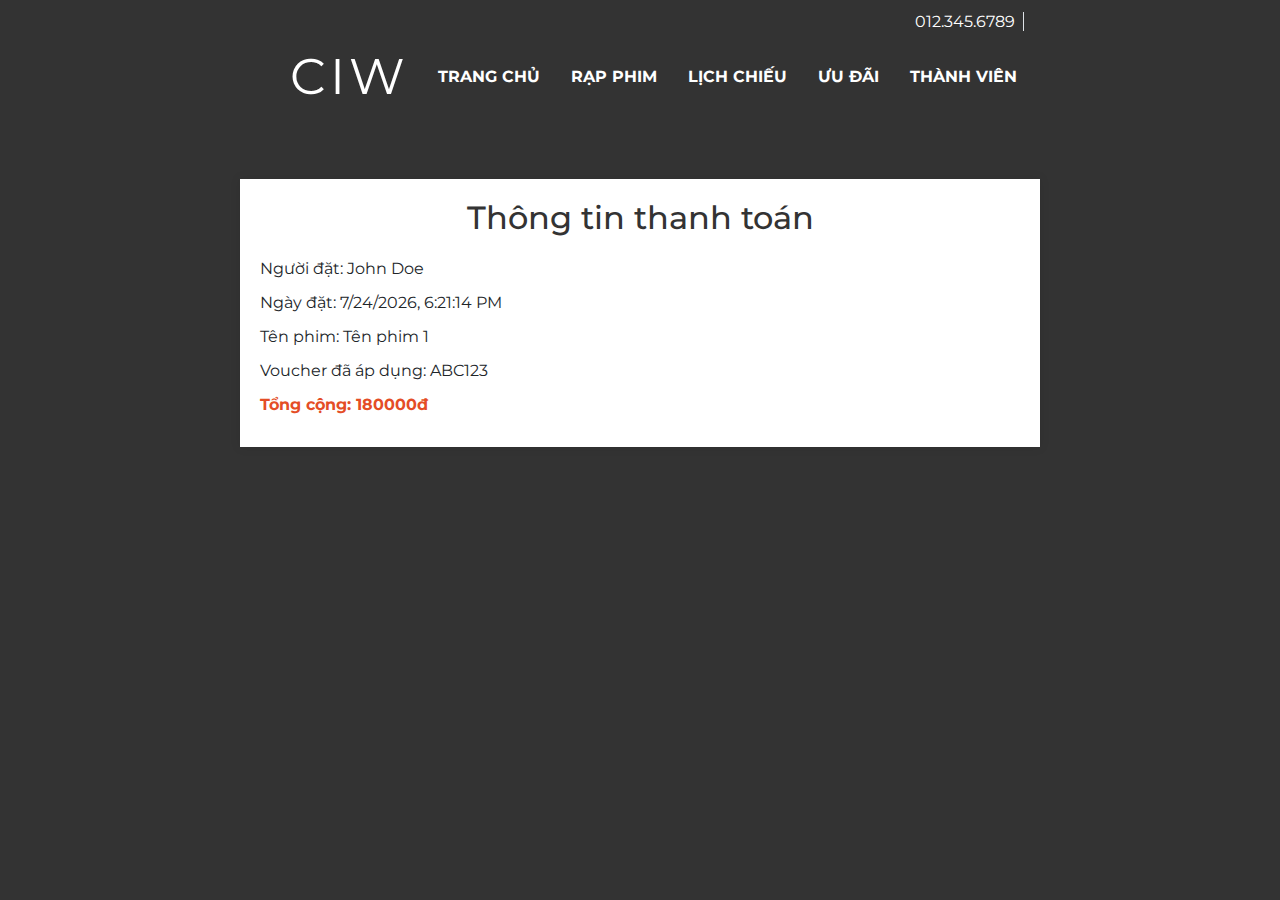
<file: Frontend/order-details.html>
<!DOCTYPE html>
<html lang="en">

<head>
    <meta charset="UTF-8">
    <meta name="viewport" content="width=device-width, initial-scale=1.0">
    <title>Thông tin phim</title>

    <!-- ANIMATE CSS  -->
    <link rel="stylesheet" href="https://cdnjs.cloudflare.com/ajax/libs/animate.css/4.1.1/animate.min.css" />

    <!-- FONT AWESOME  -->
    <link rel="stylesheet" href="https://cdnjs.cloudflare.com/ajax/libs/font-awesome/6.4.0/css/all.min.css"
        integrity="sha512-iecdLmaskl7CVkqkXNQ/ZH/XLlvWZOJyj7Yy7tcenmpD1ypASozpmT/E0iPtmFIB46ZmdtAc9eNBvH0H/ZpiBw=="
        crossorigin="anonymous" referrerpolicy="no-referrer" />

    <!-- BOOTSTRAP 4  CSS -->
    <link rel="stylesheet" href="https://cdn.jsdelivr.net/npm/bootstrap@4.0.0/dist/css/bootstrap.min.css"
        integrity="sha384-Gn5384xqQ1aoWXA+058RXPxPg6fy4IWvTNh0E263XmFcJlSAwiGgFAW/dAiS6JXm" crossorigin="anonymous">

    <!-- FONT GOOGLE  -->
    <link rel="preconnect" href="https://fonts.googleapis.com">
    <link rel="preconnect" href="https://fonts.gstatic.com" crossorigin>
    <link
        href="https://fonts.googleapis.com/css2?family=Montserrat:ital,wght@0,400;0,700;1,300&family=Roboto+Condensed:wght@300;400;700&family=Roboto:wght@700&family=Work+Sans:wght@300;400;700&display=swap"
        rel="stylesheet">

    <!-- VENOBOX CSS  -->
    <link rel="stylesheet" href="./css/venobox.min.css">

    <!-- MAIN CSS -->
    <link rel="stylesheet" href="./css/order-details.css">
    <link rel="stylesheet" href="https://cdnjs.cloudflare.com/ajax/libs/font-awesome/6.0.0/css/all.min.css"
        integrity="sha512-fm/DO7bC4SOvx5zF90RVAOX4Rgg+gZvO0Ti9v5F8s+FQ6lAyj0Q3ziVT7vaFm6dbbVfU/4JbYPQsNMEq8VEocw=="
        crossorigin="anonymous" referrerpolicy="no-referrer" />

</head>

<header class="container-md" style="width: 100%;">
    <p class="text-right text-white mb-0">
        <i class="fa-solid fa-phone"></i>
        <span class="mx-3 border-right pr-2">012.345.6789</span>
    </p>
    <nav class="navbar navbar-expand-md" style="padding: 0px;">
        <a class="navbar-brand" href="#" style="color: #fff; font-size: 50px; letter-spacing: 5px; margin-left: 50px;">
            CIW
        </a>
        <button class="navbar-toggler" type="button" data-toggle="collapse" data-target="#movieNavBar"
            aria-controls="navbarSupportedContent" aria-expanded="false" aria-label="Toggle navigation">
            <span class="navbar-toggler-icon">
                <i class="fa fa-bars"></i>
            </span>
        </button>

        <div class="collapse navbar-collapse" id="movieNavBar">
            <ul class="navbar-nav ml-auto">
                <li class="nav-item active line">
                    <a class="nav-link" href="#">TRANG CHỦ</a>
                </li>
                <li class="nav-item line">
                    <a class="nav-link" href="#">RẠP PHIM</a>
                </li>
                <li class="nav-item line">
                    <a class="nav-link" href="#">LỊCH CHIẾU</a>
                </li>
                <li class="nav-item line">
                    <a class="nav-link" href="#">ƯU ĐÃI</a>
                </li>
                <li class="nav-item line">
                    <a class="nav-link" href="#">THÀNH VIÊN</a>
                </li>
            </ul>
        </div>
    </nav>
</header>

<body>
    <div class="order-detail-container">
        <h2>Thông tin thanh toán</h2>
        <div id="payment-details" class="payment-container">
            <!-- Display payment details here -->
            <p id="user_id">Người đặt: </p>
            <p id="order_date">Ngày đặt: </p>
            <p id="cinema_id">Tên phim: </p>
            <p id="promotion_id">Voucher đã áp dụng: </p>
            <p id="total_amount">Tổng cộng: 0đ</p>
        </div>
    </div>

    <script>
        document.addEventListener("DOMContentLoaded", function () {
            var userNameElement = document.getElementById("user_id");
            var orderDateElement = document.getElementById("order_date");
            var movieNameElement = document.getElementById("cinema_id");
            var voucherCodeElement = document.getElementById("promotion_id");
            var totalAmountElement = document.getElementById("total_amount");

            // Use the same calculateTotal function from your original script
            function calculateTotal() {
                var ticketPrice = 100000; // Giá vé 100,000đ
                var numberOfTickets = 2; // Số lượng vé

                // Giảm giá từ voucher (nếu có)
                var discountFromVoucher = 20000; // Giảm giá 20,000đ

                // Tính tổng cộng
                var totalAmount = ticketPrice * numberOfTickets - discountFromVoucher;

                // Lấy thông tin từ người dùng và hiển thị trên giao diện
                var userName = "John Doe"; // Thay bằng thông tin người đặt thực tế
                var orderDate = new Date().toLocaleString(); // Lấy ngày và giờ hiện tại
                var movieName = "Tên phim 1"; // Thay bằng thông tin phim thực tế
                var voucherCode = "ABC123"; // Thay bằng thông tin voucher thực tế

                userNameElement.textContent = "Người đặt: " + userName;
                orderDateElement.textContent = "Ngày đặt: " + orderDate;
                movieNameElement.textContent = "Tên phim: " + movieName;
                voucherCodeElement.textContent = "Voucher đã áp dụng: " + voucherCode;

                // Cập nhật giá trị trong phần tổng cộng trên giao diện
                totalAmountElement.textContent = "Tổng cộng: " + totalAmount + "đ";
            }

            // Trigger the calculation when the page loads
            calculateTotal();
        });
    </script>

    <!-- Add your footer content here if needed -->
</body>


</html>
</file>
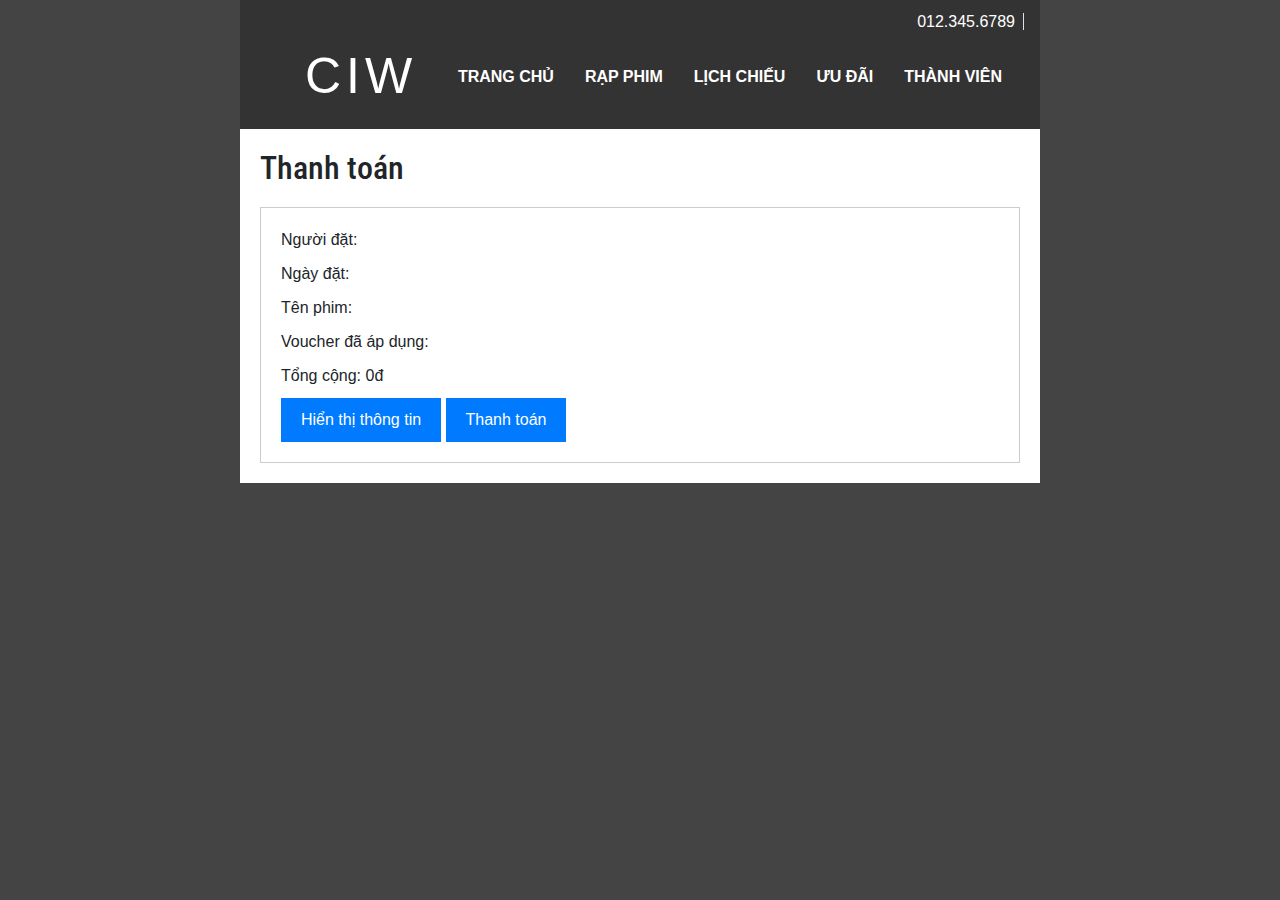
<file: Frontend/order.html>
<!DOCTYPE html>
<html lang="en">

<head>
    <meta charset="UTF-8">
    <meta name="viewport" content="width=device-width, initial-scale=1.0">
    <title>Thông tin phim</title>

    <!-- ANIMATE CSS  -->
    <link rel="stylesheet" href="https://cdnjs.cloudflare.com/ajax/libs/animate.css/4.1.1/animate.min.css" />

    <!-- FONT AWESOME  -->
    <link rel="stylesheet" href="https://cdnjs.cloudflare.com/ajax/libs/font-awesome/6.4.0/css/all.min.css"
        integrity="sha512-iecdLmaskl7CVkqkXNQ/ZH/XLlvWZOJyj7Yy7tcenmpD1ypASozpmT/E0iPtmFIB46ZmdtAc9eNBvH0H/ZpiBw=="
        crossorigin="anonymous" referrerpolicy="no-referrer" />

    <!-- BOOTSTRAP 4  CSS -->
    <link rel="stylesheet" href="https://cdn.jsdelivr.net/npm/bootstrap@4.0.0/dist/css/bootstrap.min.css"
        integrity="sha384-Gn5384xqQ1aoWXA+058RXPxPg6fy4IWvTNh0E263XmFcJlSAwiGgFAW/dAiS6JXm" crossorigin="anonymous">

    <!-- FONT GOOGLE  -->
    <link rel="preconnect" href="https://fonts.googleapis.com">
    <link rel="preconnect" href="https://fonts.gstatic.com" crossorigin>
    <link
        href="https://fonts.googleapis.com/css2?family=Montserrat:ital,wght@0,400;0,700;1,300&family=Roboto+Condensed:wght@300;400;700&family=Roboto:wght@700&family=Work+Sans:wght@300;400;700&display=swap"
        rel="stylesheet">

    <!-- VENOBOX CSS  -->
    <link rel="stylesheet" href="./css/venobox.min.css">

    <!-- MAIN CSS -->
    <link rel="stylesheet" href="./css/order.css">
    <link rel="stylesheet" href="https://cdnjs.cloudflare.com/ajax/libs/font-awesome/6.0.0/css/all.min.css"
        integrity="sha512-fm/DO7bC4SOvx5zF90RVAOX4Rgg+gZvO0Ti9v5F8s+FQ6lAyj0Q3ziVT7vaFm6dbbVfU/4JbYPQsNMEq8VEocw=="
        crossorigin="anonymous" referrerpolicy="no-referrer" />

</head>

<header class="container-md">
    <p class="text-right text-white mb-0">
        <i class="fa-solid fa-phone"></i>
        <span class="mx-3 border-right pr-2">012.345.6789</span>
    </p>
    <nav class="navbar navbar-expand-md">
        <a class="navbar-brand" href="#" style="color: #fff; font-size: 50px; letter-spacing: 5px; margin-left: 50px;">
            CIW
        </a>
        <button class="navbar-toggler" type="button" data-toggle="collapse" data-target="#movieNavBar"
            aria-controls="navbarSupportedContent" aria-expanded="false" aria-label="Toggle navigation">
            <span class="navbar-toggler-icon">
                <i class="fa fa-bars"></i>
            </span>
        </button>

        <div class="collapse navbar-collapse" id="movieNavBar">
            <ul class="navbar-nav ml-auto">
                <li class="nav-item active line">
                    <a class="nav-link" href="#">TRANG CHỦ <span class="sr-only">(current)</span></a>
                </li>
                <li class="nav-item line">
                    <a class="nav-link" href="#">RẠP PHIM</a>
                </li>
                <li class="nav-item line">
                    <a class="nav-link" href="#">LỊCH CHIẾU</a>
                </li>
                <li class="nav-item line">
                    <a class="nav-link" href="#">ƯU ĐÃI</a>
                </li>
                <li class="nav-item line">
                    <a class="nav-link" href="#">THÀNH VIÊN</a>
                </li>
            </ul>
        </div>
    </nav>
</header>

<body>
    <div class="order-container">
        <h2>Thanh toán</h2>
        <div id="seats" class="seat-container">
            <p id="user_id">Người đặt: </p>
            <p id="order_date">Ngày đặt: </p>
            <p id="cinema_id">Tên phim: </p>
            <p id="promotion_id">Voucher đã áp dụng: </p>
            <p id="total_amount">Tổng cộng: 0đ</p>
            <button onclick="displayInformation()">Hiển thị thông tin</button>
            <button onclick="calculateTotal()">Thanh toán</button>
            <p id="payment_confirmation" style="display: none; color: green; font-weight: bold;">Đã thanh toán thành
                công!</p>
        </div>
    </div>

    <script>
        var userName = "John Doe";
        var orderDate = new Date().toLocaleString();
        var movieName = "Tên phim 1";
        var voucherCode = "ABC123";

        var userNameElement = document.getElementById("user_id");
        var orderDateElement = document.getElementById("order_date");
        var movieNameElement = document.getElementById("cinema_id");
        var voucherCodeElement = document.getElementById("promotion_id");
        var totalAmountElement = document.getElementById("total_amount");
        var confirmationElement = document.getElementById("payment_confirmation");

        function displayInformation() {
            userNameElement.textContent = "Người đặt: " + userName;
            orderDateElement.textContent = "Ngày đặt: " + orderDate;
            movieNameElement.textContent = "Tên phim: " + movieName;
            voucherCodeElement.textContent = "Voucher đã áp dụng: " + voucherCode;

            var ticketPrice = 100000;
            var numberOfTickets = 2;
            var discountFromVoucher = 20000;
            var totalAmount = ticketPrice * numberOfTickets - discountFromVoucher;
            totalAmountElement.textContent = "Tổng cộng: " + totalAmount + "đ";
        }

        function calculateTotal() {
            var ticketPrice = 100000;
            var numberOfTickets = 2;
            var discountFromVoucher = 20000;
            var totalAmount = ticketPrice * numberOfTickets - discountFromVoucher;

            totalAmountElement.textContent = "Tổng cộng: " + totalAmount + "đ";

            // Display the payment confirmation message
            confirmationElement.style.display = "block";

            window.location.href = "./order-details.html";
        }
    </script>
</body>

</html>
</file>
<file: Frontend/css/index.css>
/* GLOBAL  */
* {
    margin: 0;
    padding: 0;
    box-sizing: border-box;
}

html,
body {
    font-family: 'Roboto Condensed', sans-serif;
    color: #717171;

}

::selection {
    background-color: #ec7532;
    color: white;
}

/* line style  */
.line::after {
    content: "";
    width: 0%;
    height: 3px;
    /*Giá trị 1 hướng trải màu: 
    to right: trái qua phải
    to left: phải qua trái
    to bottom: từ trên xuống
    to top: từ dưới lên 

    Phụ thuộc vào hướng trải màu
    Giá trị thứ 2: màu bắt đầu (trái)
    Giá trị thứ 3: màu kết thúc
    */
    background: linear-gradient(to right, #fbbd61, #ec7532);
    display: block;
    box-shadow: 0 0 20px #fbbd61;
    transition: all .5s;
}

.line.active::after {
    width: 100%;
}

.line:hover:after {
    width: 100%;
}

.section {
    padding: 75px 0;

}

.title {
    color: #ec7532;
    font-size: 1.125rem;
    border-bottom: 1px solid #d8d8d8;
    text-transform: uppercase;
    letter-spacing: 1.7px;
    margin-bottom: 40px;
}

.title::after {
    content: '';
    background: linear-gradient(to right, #fbbd61, #ec7532);
    width: 125px;
    height: 4px;
    display: block;
    margin-top: 20px;
}

.title-white {
    color: white;
    border-bottom: 1px solid #333;

}

/* HEADER  */
header {
    position: absolute;
    top: 20px;
    left: 50%;
    transform: translateX(-50%);
    z-index: 2;
}

header p {
    font-size: 14px;
    font-weight: 700;
}

#movieNavBar .nav-item {
    border-bottom: 1px solid rgba(255, 255, 255, 0.2);
}

#movieNavBar .nav-item .nav-link {
    color: white;
    letter-spacing: 3px;
    line-height: 0.8em;
    padding: 20px 24px;
}

#headerFixed {
    background-color: #101010;
    position: fixed;
    top: 0;
    width: 100%;
    transform: translate(-50%, -100%);
    transition: transform .5s;
    z-index: 16;
}

/* CAROUSEL  */
#carouselMovie .carousel-item .carousel-caption {
    text-align: left;
    top: 55%;
    left: 50%;
    transform: translate(-50%, -50%);
}

/* :first-child thứ tự trước, loai thẻ */
/* :first-of-type loại thẻ trước, thứ tự sau */
#carouselMovie .carousel-item .carousel-caption p:first-of-type {
    color: #fbbd61;
    font-size: 0.875rem;
    letter-spacing: 2px;
    margin: 0;
    animation-delay: 0.5s;
}

/* :last-child */
#carouselMovie .carousel-item .carousel-caption p:last-of-type {
    font-size: 1.125rem;
    margin-bottom: 20px;
}

#carouselMovie .carousel-item .carousel-caption h2 {
    font-size: 3.25rem;
    letter-spacing: 3px;
    margin-bottom: 10px;
}

.movieCarousel__trailer {
    animation-delay: 0.5s;
}

.movieCarousel__trailer>span {
    width: 48px;
    height: 48px;
    border-radius: 50%;
    border: 2px solid white;
    font-size: 0.8rem;
    display: inline-block;
    line-height: 48px;
    text-align: center;
    margin-right: 8px;
}

.movieCarousel__trailer button {
    padding: 12px 24px;
    border: none;
    border-radius: 30px;
    font-size: 0.8rem;
    letter-spacing: 4px;
    color: white;
    background: linear-gradient(to right, #fbbd61, #ec7532);
    position: relative;
    overflow: hidden;
    outline: none;
}

/* B1 xây dựng overlay phủ lên thẻ cha (button) */
.movieCarousel__trailer button::before {
    content: "";
    width: 110%;
    height: 100%;
    background-color: #ec7532;
    position: absolute;
    top: 0;
    left: 0;
    display: block;
    /* chưa hover  */
    transform: skewX(30deg) translateX(-110%);
    transition: all .5s;
    z-index: 1;
}

/* đã hover  */
/* transform: skewX(30deg) translateX(-10px); */
.movieCarousel__trailer button:hover:before {
    transform: skewX(30deg) translateX(-10px);

}

.movieCarousel__trailer button span {
    position: relative;
    z-index: 2;
}

#carouselMovie .carousel-indicators {
    justify-content: flex-start;
    left: 50%;
    transform: translateX(-50%);
    margin-right: 0;
    margin-left: 0;
    padding-right: 30px;
    padding-left: 30px;
    bottom: 10%;
}

#carouselMovie .carousel-indicators li {
    width: 10px;
    height: 10px;
    border-radius: 50%;
    border: 2px solid white;
    background-color: transparent;
}

#carouselMovie .carousel-indicators li.active {
    background-color: white;
}

.movieCarousel__overlay {
    position: absolute;
    top: 0;
    left: 0;
    width: 100%;
    height: 100%;
    background: linear-gradient(to top, black, transparent);
}

/* NEWIN  */
.newIn__title {
    text-align: center;
}

.newIn__title h3 {
    font-size: 18px;
    color: #4a4a4a;
    margin: 1rem 0;
}

.newIn__title i {
    color: #fbbd61;
}

.newIn__img {
    position: relative;
    overflow: hidden;
    border-radius: 10px;
}

.newIn__overlay {
    width: 200%;
    height: 100%;
    position: absolute;
    top: 0;
    left: 0;
    background: linear-gradient(to bottom, #fbbd61, #ec7532);
    transform: skewX(30deg) translateX(-150%);
    transition: all .5s;
    opacity: 0.9;
}

.newIn__img:hover .newIn__overlay {
    transform: skewX(30deg) translateX(-30%);
}

.newIn__play {
    position: absolute;
    top: 0;
    left: 0;
    width: 100%;
    height: 100%;
    text-align: center;
    display: flex;
    justify-content: center;
    align-items: center;
    opacity: 0;
    transition: all 0.5s;
}

.newIn__img:hover .newIn__play {
    opacity: 1;
}

.newIn__play i {
    width: 80px;
    height: 80px;
    border: 2px solid white;
    border-radius: 50%;
    text-align: center;
    line-height: 80px;
    transform: scale(1);
    transition: all .5s;
}

.newIn__play i:hover {
    transform: scale(0.9);
}

.newIn__play a {
    color: white;
    text-decoration: none;
    text-transform: uppercase;
    font-size: 13px;
    letter-spacing: 4px;
    display: block;
    margin: 1rem 0;
}

.newIn__play p {
    color: white;
}

/* SHOWTIMES */
.showTimes .nav-tabs .nav-item.show .nav-link,
.showTimes .nav-tabs .nav-link.active {
    border: none;

}

.showTimes .nav-tabs .nav-link.active {
    color: #ec7532;
}

.showTimes .nav-tabs .nav-link {
    border: none;
    padding: 0;
    font-size: 18px;
    letter-spacing: 1px;
    color: #4a4a4a;
}

.showTimes .nav-tabs .nav-item {
    margin-bottom: 0;
}

.showTimes .nav-tabs .nav-link span {
    padding: 15px 30px;
    display: block;
}

#myTabContent .tab-pane .showTimes__row:last-child {
    border-bottom: none;
}

.showTimes__row {
    border-bottom: 1px solid #d8d8d8;
}

.showTimes__row img {
    border-radius: 10px;
}

.showTimes__row div p:first-of-type {
    font-size: 14px;
    letter-spacing: 2px;
    color: #ec7532;
    margin-bottom: 0;
}

.showTimes__row h3 {
    font-size: 24px;
    font-weight: 300;
    color: #101010;
    letter-spacing: 1px;
}

.showTimes__row a {
    font-size: 12px;
    letter-spacing: 4px;
    color: #ec7532;
    text-decoration: none;
    transition: all .5s;
}

.showTimes__row a:hover {
    color: #101010;
}

.showTimes__runingTimes {
    font-size: 12px;
    letter-spacing: 1.5px;
    color: #4a4a4a;
}

.showTimes__runingTimes button {
    font-size: 14px;
    letter-spacing: 2px;
    color: #717171;
    background-color: #d8d8d8;
    margin-right: 5px;
}

.showTimes__mins span:last-child {
    width: 33px;
    height: 33px;
    border-radius: 50%;
    display: inline-block;
    color: white;
    background-color: #4a4a4a;
    text-align: center;
    line-height: 33px;
    font-weight: 700;
}

/* COMING SOON  */
.comingSoon {
    /* background-image: url(../img/slide-3.png); */
    background: #101010 url(../img/slide-3.png);
    background-size: cover;
    color: white;
}

.comingSoon__type {
    font-size: 14px;
    color: #ec7532;
    letter-spacing: 2px;

}

.comingSoon h3 {
    font-size: 34px;
    letter-spacing: 1px;
    font-weight: 300;
}

.comingSoon__rating>i {
    color: #fbbd61;

}

.comingSoon p {
    margin: 1rem 0;
}

.comingSoon a {
    font-size: 12px;
    letter-spacing: 4px;
    color: #ec7532;
    text-decoration: none;
    transition: all .5s;
}

.comingSoon a:hover {
    color: white;
}

.comingSoon__video {
    position: relative;
}

.comingSoon__video i {
    position: absolute;
    top: 50%;
    left: 50%;
    transform: translate(-50%, -50%) scale(1);
    width: 80px;
    height: 80px;
    text-align: center;
    line-height: 80px;
    border: 1px solid #ec7532;
    border-radius: 50%;
    font-size: 25px;
    transition: all .5s;
    color: white;
}

.comingSoon__video:hover i {
    transform: translate(-50%, -50%) scale(0.9);
}

/* MOVIELIST  */
.movieList {
    background-color: #101010;
}

.movieList__item {
    position: relative;
    border-radius: 10px;
    overflow: hidden;
}

.movieList__overlay {
    position: absolute;
    top: 0;
    left: 0;
    width: 100%;
    height: 100%;
    background-color: #101010;
    opacity: 0.6;
    transition: all .5s;
}

.movieList__item:hover .movieList__overlay {
    opacity: 0;
}

/* CONTACT */
.contact__content {
    text-align: center;
}

.contact__content p:first-child {
    font-size: 23px;
    color: #4a4a4a;
    letter-spacing: 1px;
    font-weight: 300;
}

.contact__content a {
    font-size: 46px;
    color: #fbbd61;
    text-decoration: none;
}

/* FOOTER  */
footer {
    background-color: #101010;
}

footer h3 {
    font-size: 16px;
    letter-spacing: 2px;
    margin-bottom: 15px;
    color: #ec7532;
}

footer li {
    list-style: none;

}

footer a {
    font-size: 13px;
    color: white;
    text-decoration: none;
    letter-spacing: 1.5px;
    padding: 3px 0;
    transition: all .5s;
}

footer a:hover {
    color: #fbbd61;
    text-decoration: none;
}

.footer__copyright {
    border-top: 1px solid rgba(255, 255, 255, 0.1);
    color: white;
    padding: 15px 0;

}

.footer__copyright p {
    margin-bottom: 0;
}

.find {
    margin-top: 1rem;
    margin-left: 5rem;
}

.form-group {
    /* align-items: center; */
    margin-top: 2%;
}


.find input {
    padding: 10px;
    height: auto;
    border: 1px solid #000;
    color: #888;
    letter-spacing: 1px;
    border-radius: 0;
}

.find button {
    padding: 10px 35px;
    background-color: #000;
    color: #fff;
    letter-spacing: 1px;
    border-radius: 0;
    outline: none;
    transition: all .5s;
}

.find button:hover {
    background-color: #fbbd61;
    transition: all .5s;
}

.find .col-2 {
    text-align: center;
}

#search .list {
    display: grid;
    grid-template-columns: repeat(3, 1fr);
    width: 100%;
    gap: 25px 30px;

}

#search .list .detail {
    width: 100%;
}

#search .list .detail button {
    padding: px;
    width: 25px;
    height: 25px;
    border-radius: 50%;
}

#search .list .detail input {
    width: 75px;
    height: 25px;
    border-radius: 10px;
}

#search .list .detail i {
    border-radius: 1px solid #585757;
}

#search .list .picture img {
    width: 50%;
    display: block;
    margin: 10%;
    margin-left: 20%;
}

#search .list h3 {
    margin-left: 0;
    margin-top: 10%;

}

#search .list .detail {
    margin-top: 10%;
}

#search .list .detail .menu {
    margin-left: -20%;
}

#search .list .detail .menu .label {
    margin-bottom: 5%;

}

#search .list .detail .menu .label button {
    margin: 10px;
    border-radius: 10px;
}

#search .list .detail .menu .label select {
    border-radius: 10px;
    width: 60px;
    border: 1px solid #000;

}


#search .list .detail .datve {
    width: 120px;
    height: 30px;
    margin-left: 11%;
    margin-top: 0%;
    border-radius: 10px;
    color: #fff;
    background-color: #000;
}

#search .list .detail .datve:hover {
    background-color: #fbbd61;
    border: 1px solid #fbbd61;
    transition: all .5s;
}

.info .info_list {
    display: grid;
    grid-template-columns: repeat(2, 1fr);
    width: 100%;
    gap: 25px 30px;
}

.info .info_list .info_picture img {
    width: 50%;
    display: block;
    margin: 10%;
    margin-left: 20%;
}

.info .info_list .info_detail {
    margin: 10%;
    margin-left: -15%;
}

.info .info_rap {
    width: 100%;
    text-align: center;

}

.info .info_rap .info_rap_list {
    margin-bottom: 10%;
}

.info .info_rap button {
    width: 100px;
    height: 50px;
    padding: 10px;
    margin: 0%;
    margin: 2% 5%;
    border-radius: 5px;
    background-color: black;
    color: white;
}

.info .info_rap button:hover {
    background-color: #fbbd61;
    border: 1px solid #fbbd61;
    transition: all .5s;
}

/* RESPONSIVE  */
@media screen and (max-width: 991.98px) {

    /* HEADER  */
    header .navbar-brand {
        max-width: 180px;
    }

    header .navbar-brand img {
        max-width: 100%;
    }

    #movieNavBar .navbar-nav .nav-link {
        font-size: 14px;
        /* padding: 20px 12px; */
        letter-spacing: 2px;

    }
}

@media screen and (max-width: 767.98px) {

    /* GLOBAL */
    .line.active::after {
        width: 0;
    }

    /* HEADER  */
    header .navbar-toggler {
        color: #fbbd61;
    }

    header .navbar-toggler:focus {
        outline: none;
    }

    #movieNavBar .navbar-nav {
        background-color: rgba(0, 0, 0, 0.9);
        text-align: center;
    }

    #movieNavBar .navbar-nav .active .nav-link {
        color: #ec7532;
    }

}
</file>
<file: Frontend/css/lichchieu.css>
/* GLOBAL  */
* {
    margin: 0;
    padding: 0;
    box-sizing: border-box;
}

html,
body {
    font-family: 'Roboto Condensed', sans-serif;
    color: #717171;

}

::selection {
    background-color: #ec7532;
    color: white;
}

/* line style  */
.line::after {
    content: "";
    width: 0%;
    height: 3px;
    /*Giá trị 1 hướng trải màu: 
    to right: trái qua phải
    to left: phải qua trái
    to bottom: từ trên xuống
    to top: từ dưới lên 

    Phụ thuộc vào hướng trải màu
    Giá trị thứ 2: màu bắt đầu (trái)
    Giá trị thứ 3: màu kết thúc
    */
    background: linear-gradient(to right, #fbbd61, #ec7532);
    display: block;
    box-shadow: 0 0 20px #fbbd61;
    transition: all .5s;
}

.line.active::after {
    width: 100%;
}

.line:hover:after {
    width: 100%;
}

.section {
    padding: 75px 0;

}

.title {
    color: #ec7532;
    font-size: 1.125rem;
    border-bottom: 1px solid #d8d8d8;
    text-transform: uppercase;
    letter-spacing: 1.7px;
    margin-bottom: 40px;
}

.title::after {
    content: '';
    background: linear-gradient(to right, #fbbd61, #ec7532);
    width: 125px;
    height: 4px;
    display: block;
    margin-top: 20px;
}

.title-white {
    color: white;
    border-bottom: 1px solid #333;

}

/* HEADER  */
header {
    position: absolute;
    top: 20px;
    left: 50%;
    transform: translateX(-50%);
    z-index: 2;
}

header p {
    font-size: 14px;
    font-weight: 700;
}

#movieNavBar .nav-item {
    border-bottom: 1px solid rgba(255, 255, 255, 0.2);
}

#movieNavBar .nav-item .nav-link {
    color: white;
    letter-spacing: 3px;
    line-height: 0.8em;
    padding: 20px 24px;
}

#headerFixed {
    background-color: #101010;
    position: fixed;
    top: 0;
    width: 100%;
    transform: translate(-50%, -100%);
    transition: transform .5s;
    z-index: 16;
}

/* CAROUSEL  */
#carouselMovie .carousel-item .carousel-caption {
    text-align: left;
    top: 55%;
    left: 50%;
    transform: translate(-50%, -50%);
}

/* :first-child thứ tự trước, loai thẻ */
/* :first-of-type loại thẻ trước, thứ tự sau */
#carouselMovie .carousel-item .carousel-caption p:first-of-type {
    color: #fbbd61;
    font-size: 0.875rem;
    letter-spacing: 2px;
    margin: 0;
    animation-delay: 0.5s;
}

/* :last-child */
#carouselMovie .carousel-item .carousel-caption p:last-of-type {
    font-size: 1.125rem;
    margin-bottom: 20px;
}

#carouselMovie .carousel-item .carousel-caption h2 {
    font-size: 3.25rem;
    letter-spacing: 3px;
    margin-bottom: 10px;
}

.movieCarousel__trailer {
    animation-delay: 0.5s;
}

.movieCarousel__trailer>span {
    width: 48px;
    height: 48px;
    border-radius: 50%;
    border: 2px solid white;
    font-size: 0.8rem;
    display: inline-block;
    line-height: 48px;
    text-align: center;
    margin-right: 8px;
}

.movieCarousel__trailer button {
    padding: 12px 24px;
    border: none;
    border-radius: 30px;
    font-size: 0.8rem;
    letter-spacing: 4px;
    color: white;
    background: linear-gradient(to right, #fbbd61, #ec7532);
    position: relative;
    overflow: hidden;
    outline: none;
}

/* B1 xây dựng overlay phủ lên thẻ cha (button) */
.movieCarousel__trailer button::before {
    content: "";
    width: 110%;
    height: 100%;
    background-color: #ec7532;
    position: absolute;
    top: 0;
    left: 0;
    display: block;
    /* chưa hover  */
    transform: skewX(30deg) translateX(-110%);
    transition: all .5s;
    z-index: 1;
}

/* đã hover  */
/* transform: skewX(30deg) translateX(-10px); */
.movieCarousel__trailer button:hover:before {
    transform: skewX(30deg) translateX(-10px);

}

.movieCarousel__trailer button span {
    position: relative;
    z-index: 2;
}

#carouselMovie .carousel-indicators {
    justify-content: flex-start;
    left: 50%;
    transform: translateX(-50%);
    margin-right: 0;
    margin-left: 0;
    padding-right: 30px;
    padding-left: 30px;
    bottom: 10%;
}

#carouselMovie .carousel-indicators li {
    width: 10px;
    height: 10px;
    border-radius: 50%;
    border: 2px solid white;
    background-color: transparent;
}

#carouselMovie .carousel-indicators li.active {
    background-color: white;
}

.movieCarousel__overlay {
    position: absolute;
    top: 0;
    left: 0;
    width: 100%;
    height: 100%;
    background: linear-gradient(to top, black, transparent);
}

/* NEWIN  */
.newIn__title {
    text-align: center;
}

.newIn__title h3 {
    font-size: 18px;
    color: #4a4a4a;
    margin: 1rem 0;
}

.newIn__title i {
    color: #fbbd61;
}

.newIn__img {
    position: relative;
    overflow: hidden;
    border-radius: 10px;
}

.newIn__overlay {
    width: 200%;
    height: 100%;
    position: absolute;
    top: 0;
    left: 0;
    background: linear-gradient(to bottom, #fbbd61, #ec7532);
    transform: skewX(30deg) translateX(-150%);
    transition: all .5s;
    opacity: 0.9;
}

.newIn__img:hover .newIn__overlay {
    transform: skewX(30deg) translateX(-30%);
}

.newIn__play {
    position: absolute;
    top: 0;
    left: 0;
    width: 100%;
    height: 100%;
    text-align: center;
    display: flex;
    justify-content: center;
    align-items: center;
    opacity: 0;
    transition: all 0.5s;
}

.newIn__img:hover .newIn__play {
    opacity: 1;
}

.newIn__play i {
    width: 80px;
    height: 80px;
    border: 2px solid white;
    border-radius: 50%;
    text-align: center;
    line-height: 80px;
    transform: scale(1);
    transition: all .5s;
}

.newIn__play i:hover {
    transform: scale(0.9);
}

.newIn__play a {
    color: white;
    text-decoration: none;
    text-transform: uppercase;
    font-size: 13px;
    letter-spacing: 4px;
    display: block;
    margin: 1rem 0;
}

.newIn__play p {
    color: white;
}

/* SHOWTIMES */
.showTimes .nav-tabs .nav-item.show .nav-link,
.showTimes .nav-tabs .nav-link.active {
    border: none;

}

.showTimes .nav-tabs .nav-link.active {
    color: #ec7532;
}

.showTimes .nav-tabs .nav-link {
    border: none;
    padding: 0;
    font-size: 18px;
    letter-spacing: 1px;
    color: #4a4a4a;
}

.showTimes .nav-tabs .nav-item {
    margin-bottom: 0;
}

.showTimes .nav-tabs .nav-link span {
    padding: 15px 30px;
    display: block;
}

#myTabContent .tab-pane .showTimes__row:last-child {
    border-bottom: none;
}

.showTimes__row {
    border-bottom: 1px solid #d8d8d8;
}

.showTimes__row img {
    border-radius: 10px;
}

.showTimes__row div p:first-of-type {
    font-size: 14px;
    letter-spacing: 2px;
    color: #ec7532;
    margin-bottom: 0;
}

.showTimes__row h3 {
    font-size: 24px;
    font-weight: 300;
    color: #101010;
    letter-spacing: 1px;
}

.showTimes__row a {
    font-size: 12px;
    letter-spacing: 4px;
    color: #ec7532;
    text-decoration: none;
    transition: all .5s;
}

.showTimes__row a:hover {
    color: #101010;
}

.showTimes__runingTimes {
    font-size: 12px;
    letter-spacing: 1.5px;
    color: #4a4a4a;
}

.showTimes__runingTimes button {
    font-size: 14px;
    letter-spacing: 2px;
    color: #717171;
    background-color: #d8d8d8;
    margin-right: 5px;
}

.showTimes__mins span:last-child {
    width: 33px;
    height: 33px;
    border-radius: 50%;
    display: inline-block;
    color: white;
    background-color: #4a4a4a;
    text-align: center;
    line-height: 33px;
    font-weight: 700;
}

/* COMING SOON  */
.comingSoon {
    /* background-image: url(../img/slide-3.png); */
    background: #101010 url(../img/slide-3.png);
    background-size: cover;
    color: white;
}

.comingSoon__type {
    font-size: 14px;
    color: #ec7532;
    letter-spacing: 2px;

}

.comingSoon h3 {
    font-size: 34px;
    letter-spacing: 1px;
    font-weight: 300;
}

.comingSoon__rating>i {
    color: #fbbd61;

}

.comingSoon p {
    margin: 1rem 0;
}

.comingSoon a {
    font-size: 12px;
    letter-spacing: 4px;
    color: #ec7532;
    text-decoration: none;
    transition: all .5s;
}

.comingSoon a:hover {
    color: white;
}

.comingSoon__video {
    position: relative;
}

.comingSoon__video i {
    position: absolute;
    top: 50%;
    left: 50%;
    transform: translate(-50%, -50%) scale(1);
    width: 80px;
    height: 80px;
    text-align: center;
    line-height: 80px;
    border: 1px solid #ec7532;
    border-radius: 50%;
    font-size: 25px;
    transition: all .5s;
    color: white;
}

.comingSoon__video:hover i {
    transform: translate(-50%, -50%) scale(0.9);
}

/* MOVIELIST  */
.movieList {
    background-color: #101010;
}

.movieList__item {
    position: relative;
    border-radius: 10px;
    overflow: hidden;
}

.movieList__overlay {
    position: absolute;
    top: 0;
    left: 0;
    width: 100%;
    height: 100%;
    background-color: #101010;
    opacity: 0.6;
    transition: all .5s;
}

.movieList__item:hover .movieList__overlay {
    opacity: 0;
}

/* CONTACT */
.contact__content {
    text-align: center;
}

.contact__content p:first-child {
    font-size: 23px;
    color: #4a4a4a;
    letter-spacing: 1px;
    font-weight: 300;
}

.contact__content a {
    font-size: 46px;
    color: #fbbd61;
    text-decoration: none;
}

/* FOOTER  */
footer {
    background-color: #101010;
}

footer h3 {
    font-size: 16px;
    letter-spacing: 2px;
    margin-bottom: 15px;
    color: #ec7532;
}

footer li {
    list-style: none;

}

footer a {
    font-size: 13px;
    color: white;
    text-decoration: none;
    letter-spacing: 1.5px;
    padding: 3px 0;
    transition: all .5s;
}

footer a:hover {
    color: #fbbd61;
    text-decoration: none;
}

.footer__copyright {
    border-top: 1px solid rgba(255, 255, 255, 0.1);
    color: white;
    padding: 15px 0;

}

.footer__copyright p {
    margin-bottom: 0;
}


/* RESPONSIVE  */
@media screen and (max-width: 991.98px) {

    /* HEADER  */
    header .navbar-brand {
        max-width: 180px;
    }

    header .navbar-brand img {
        max-width: 100%;
    }

    #movieNavBar .navbar-nav .nav-link {
        font-size: 14px;
        /* padding: 20px 12px; */
        letter-spacing: 2px;

    }
}

@media screen and (max-width: 767.98px) {

    /* GLOBAL */
    .line.active::after {
        width: 0;
    }

    /* HEADER  */
    header .navbar-toggler {
        color: #fbbd61;
    }

    header .navbar-toggler:focus {
        outline: none;
    }

    #movieNavBar .navbar-nav {
        background-color: rgba(0, 0, 0, 0.9);
        text-align: center;
    }

    #movieNavBar .navbar-nav .active .nav-link {
        color: #ec7532;
    }


}
</file>
<file: Frontend/css/movie-details.css>
body {
    font-family: 'Arial', sans-serif;
    margin: 0;
    padding: 0;
    background-color: #333;
}

.container-md {
    max-width: 800px;
    height: auto;
    background-color: #333; /* Đổi màu nền của header */
    padding: 10px 0; /* Thêm padding cho header */
    margin-right: 20px;
    margin-left: auto; 
    margin-right: auto;
}

.text-right {
    text-align: right; /* Căn phải cho phần thông tin liên hệ */
}

.text-white {
    color: #fff; /* Màu chữ trắng */
}

.navbar {
    padding: 0 15px; /* Thêm padding cho navbar */
}

.navbar-brand img {
    max-height: 40px; /* Điều chỉnh chiều cao tối đa cho logo */
}

.navbar-toggler {
    border: none; /* Loại bỏ đường viền nút toggle */
}

.navbar-nav {
    list-style: none; /* Loại bỏ chấm đầu dòng của menu */
}

.nav-item {
    display: inline-block; /* Hiển thị menu theo chiều ngang */
    margin-right: 15px; /* Khoảng cách giữa các menu item */
}

.nav-link {
    color: #fff; /* Màu chữ trắng */
    text-decoration: none; /* Loại bỏ gạch chân dưới chữ */
    font-weight: bold; /* Độ đậm cho chữ */
    transition: color 0.3s ease; /* Hiệu ứng chuyển đổi màu chữ */
}

.nav-link:hover {
    color: #ffd700; /* Màu chữ khi hover */
}

.movie-container {
    max-width: 800px;
    margin: 20px auto;
    background-color: #fff;
    padding: 20px;
}

.movie-info,
.movie-schedule,
.movie-comment {
    margin-bottom: 20px;
}

.movie-info{
    box-shadow: 0 0 10px rgba(16, 14, 14, 0.1);
    padding: 20px;
    display: flex;
}

.movie-info img {
    margin-right: 20px;
    margin-bottom: 20px;
}

.movie-card {
    text-align: left;
}

.movie-title {
    color: #333;
}

.movie-description ul {
    list-style: none;
    padding: 0;
}

.movie-description li {
    margin-bottom: 10px;
}
.movie-info button {
    border-radius: 8px;
    padding: 10px 20px; 
    font-size: 16px; 
    background-color: #3498db;
    color: #fff;
    border: none;
    cursor: pointer;
    display: inline-block;
}

.movie-info button:hover{
    background-color: #16bcc8;
}

.movie-schedule{
    box-shadow: 0 0 10px rgba(16, 14, 14, 0.1);
    padding: 20px;
}

.movie-schedule label {
    font-weight: bold;
    margin-bottom: 10px;
    display: block;
}

.showtime h3 {
    cursor: pointer;
    background-color: #3498db;
    color: #fff;
    padding: 10px;
    margin-bottom: 5px;
    position: relative;
}

.showtime h3::after {
    content: "▼";
    position: absolute;
    top: 50%;
    right: 10px;
    transform: translateY(-50%);
    transition: transform 0.3s;
}

.showtime h3.collapsed::after {
    content: "◄";
    transform: translateY(-50%) rotate(-90deg);
}

.dropdown {
    display: none;
    background-color: #f9f9f9;
    border: 1px solid #ddd;
    padding: 10px;
    cursor: pointer;
}

.dropdown div {
    padding: 8px;
    margin-bottom: 5px;
    border-radius: 3px;
    background-color: #1c85b3;
    transition: background-color 0.3s;
}

.dropdown div:hover {
    background-color: #f2f2f2;
}

.show {
    display: block;
}

.movie-comment{
    box-shadow: 0 0 10px rgba(16, 14, 14, 0.1);
    padding: 20px;
}

.movie-comment h3 {
    color: #333;
}

input[type="text"] {
    width: 70%;
    padding: 10px;
    margin-bottom: 10px;
}

button {
    padding: 10px;
    background-color: #3498db;
    color: #fff;
    border: none;
    cursor: pointer;
}

.show-comment ul {
    list-style: none;
    padding: 0;
}

.show-comment li {
    margin-bottom: 10px;
    border-bottom: 1px solid #ddd;
    padding-bottom: 10px;
}
</file>
<file: Frontend/css/order-details.css>
body {
    font-family: 'Montserrat', sans-serif;
    margin: 0;
    padding: 0;
    background-color: #333;
}

.container-md {
    background-color: #333; /* Đổi màu nền của header */
    padding: 10px 0; /* Thêm padding cho header */
    max-width: 800px;
    margin-right: auto;
    margin-left: auto;
}

.text-right {
    text-align: right; /* Căn phải cho phần thông tin liên hệ */
}

.text-white {
    color: #fff; /* Màu chữ trắng */
}

.navbar {
    padding: 0 15px; /* Thêm padding cho navbar */
}

.navbar-brand img {
    max-height: 40px; /* Điều chỉnh chiều cao tối đa cho logo */
}

.navbar-toggler {
    border: none; /* Loại bỏ đường viền nút toggle */
}

.navbar-nav {
    list-style: none; /* Loại bỏ chấm đầu dòng của menu */
}

.nav-item {
    display: inline-block; /* Hiển thị menu theo chiều ngang */
    margin-right: 15px; /* Khoảng cách giữa các menu item */
}

.nav-link {
    color: #fff; /* Màu chữ trắng */
    text-decoration: none; /* Loại bỏ gạch chân dưới chữ */
    font-weight: bold; /* Độ đậm cho chữ */
    transition: color 0.3s ease; /* Hiệu ứng chuyển đổi màu chữ */
}

.nav-link:hover {
    color: #ffd700; /* Màu chữ khi hover */
}


.order-detail-container {
    max-width: 800px;
    margin: 50px auto;
    background-color: #fff;
    padding: 20px;
    box-shadow: 0 0 10px rgba(0, 0, 0, 0.1);
}

h2 {
    color: #333;
    text-align: center;
}

.payment-container {
    margin-top: 20px;
}

.payment-container p {
    margin: 10px 0;
    font-size: 16px;
}

#total_amount {
    font-weight: bold;
    color: #e44d26;
}

/* Add more styles as needed */

/* Optional: Style the body, header, and other elements if needed */
/* header, footer, etc. {
    Add your styles here
} */
</file>
<file: Frontend/css/order.css>
body {
    font-family: 'Arial', sans-serif;
    margin: 0;
    padding: 0;
    background-color: #444;
}

.container-md {
    background-color: #333; /* Đổi màu nền của header */
    padding: 10px 0; /* Thêm padding cho header */
    max-width: 800px;
    margin-right: auto;
    margin-left: auto;
}

.text-right {
    text-align: right; /* Căn phải cho phần thông tin liên hệ */
}

.text-white {
    color: #fff; /* Màu chữ trắng */
}

.navbar {
    padding: 0 15px; /* Thêm padding cho navbar */
}

.navbar-brand img {
    max-height: 40px; /* Điều chỉnh chiều cao tối đa cho logo */
}

.navbar-toggler {
    border: none; /* Loại bỏ đường viền nút toggle */
}

.navbar-nav {
    list-style: none; /* Loại bỏ chấm đầu dòng của menu */
}

.nav-item {
    display: inline-block; /* Hiển thị menu theo chiều ngang */
    margin-right: 15px; /* Khoảng cách giữa các menu item */
}

.nav-link {
    color: #fff; /* Màu chữ trắng */
    text-decoration: none; /* Loại bỏ gạch chân dưới chữ */
    font-weight: bold; /* Độ đậm cho chữ */
    transition: color 0.3s ease; /* Hiệu ứng chuyển đổi màu chữ */
}

.nav-link:hover {
    color: #ffd700; /* Màu chữ khi hover */
}

.order-container {
    padding: 20px;
    max-width: 800px;
    margin-left: auto;
    margin-right: auto;
    background-color: #fff;
}

h2 {
    margin-bottom: 20px;
    font-family: 'Roboto Condensed', sans-serif;
    background-color: #fff;
}

.seat-container {
    border: 1px solid #ccc;
    padding: 20px;
    margin-top: 20px;
}

p {
    margin-bottom: 10px;
}

button {
    background-color: #007bff;
    color: white;
    padding: 10px 20px;
    border: none;
    cursor: pointer;
}

button:hover {
    background-color: #0056b3;
}

/* Responsive styles for small screens */
@media (max-width: 576px) {
    .navbar-toggler {
        margin-right: 0;
    }

    .navbar-nav .nav-item {
        margin-right: 0;
        margin-bottom: 10px;
    }
}
</file>
